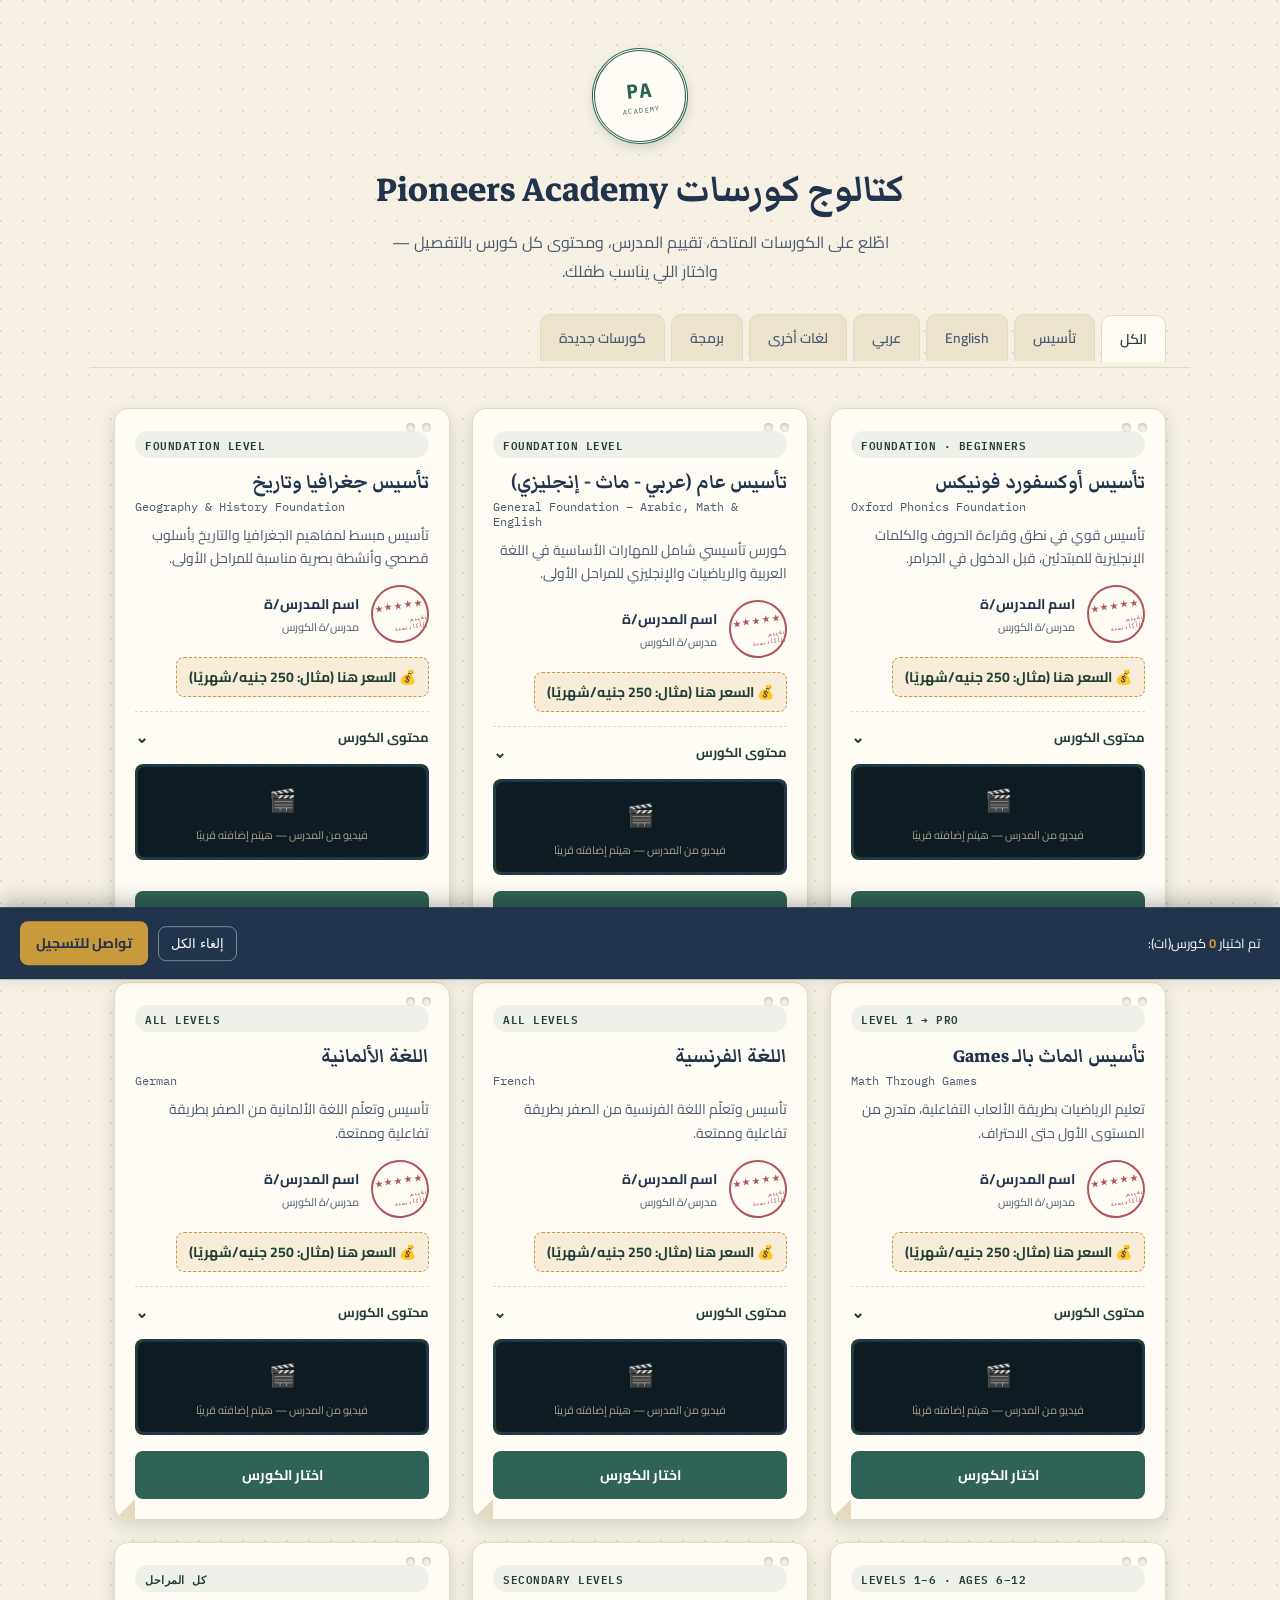
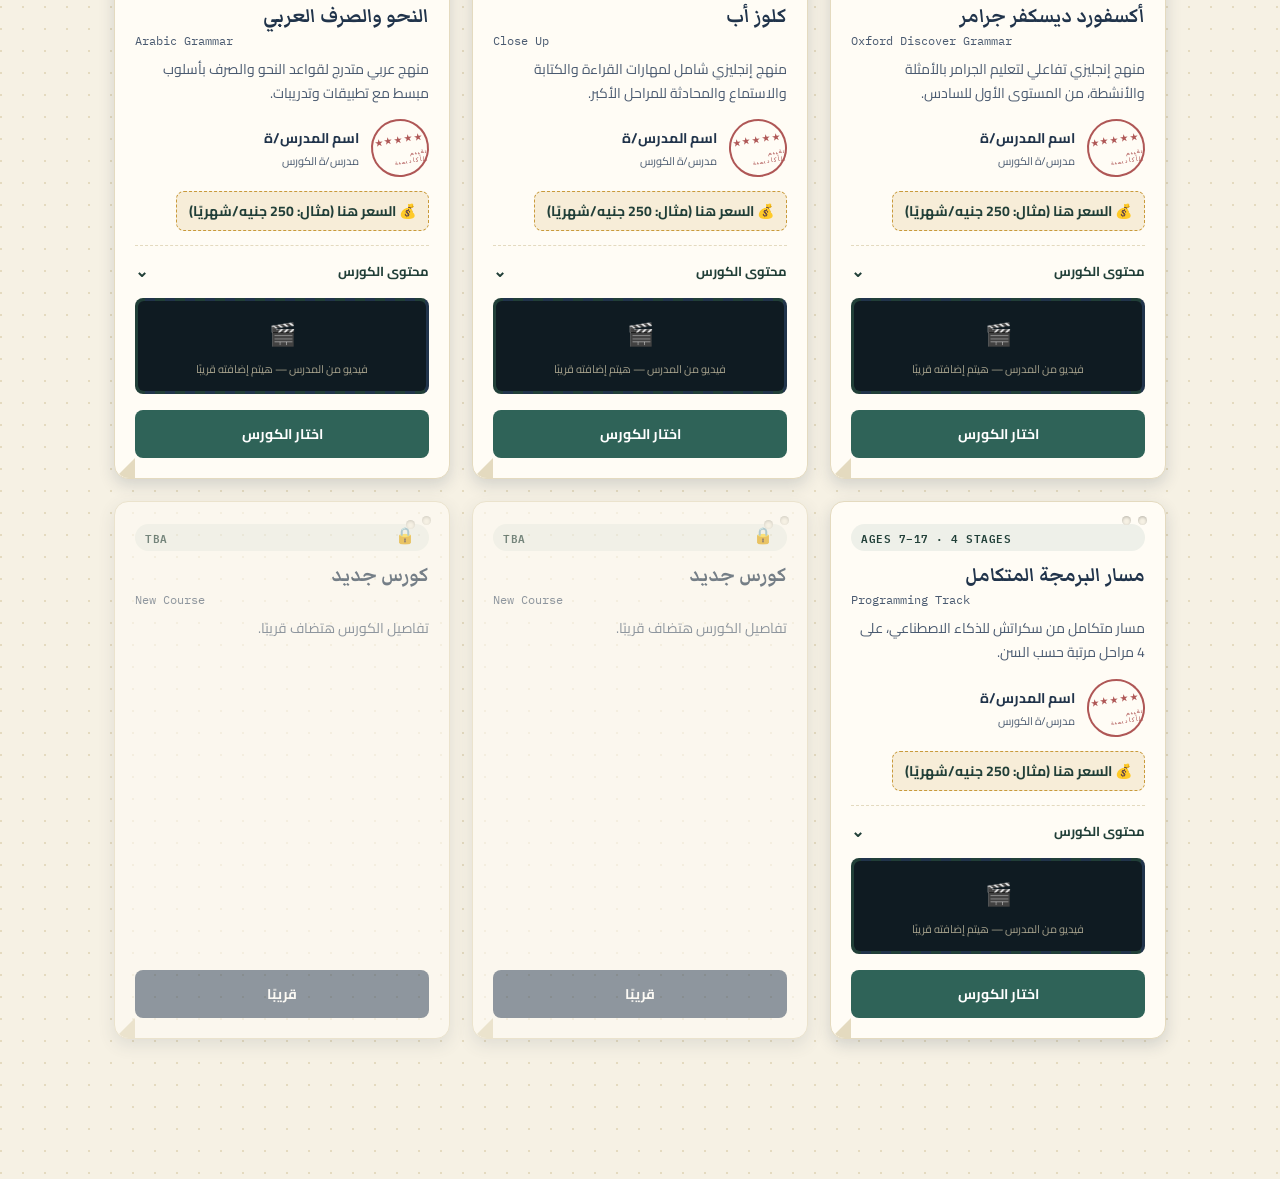
<file: index.html>
<!DOCTYPE html>
<html lang="ar" dir="rtl">
<head>
<meta charset="UTF-8">
<meta name="viewport" content="width=device-width, initial-scale=1.0">
<title>كتالوج الكورسات | Pioneers Academy</title>
<link rel="preconnect" href="https://fonts.googleapis.com">
<link rel="preconnect" href="https://fonts.gstatic.com" crossorigin>
<link href="https://fonts.googleapis.com/css2?family=Markazi+Text:wght@500;600;700&family=Cairo:wght@400;500;600;700;800&family=IBM+Plex+Mono:wght@500;600&display=swap" rel="stylesheet">
<style>
  /* ============================================================
     EDIT ZONE #1 — التوكنز (الألوان والخطوط)
     ============================================================ */
  :root{
    --paper:        #F6F1E4;
    --paper-line:   #E4DABF;
    --tab-inactive: #ECE3CC;
    --ink:          #21344B;
    --ink-soft:     #4A5A70;
    --teal:         #2F6358;
    --teal-dark:    #213F38;
    --gold:         #C99A3B;
    --stamp-red:    #A23B3B;
    --card:         #FFFCF5;
    --shadow:       rgba(33,52,75,0.16);
    --radius:       14px;
  }

  *{ box-sizing:border-box; }
  html{ scroll-behavior:smooth; }
  body{
    margin:0;
    background:var(--paper);
    color:var(--ink);
    font-family:'Cairo', sans-serif;
    background-image:
      radial-gradient(circle at 1px 1px, var(--paper-line) 1px, transparent 1px);
    background-size:22px 22px;
  }
  .ltr-label{ direction:ltr; unicode-bidi:isolate; font-family:'IBM Plex Mono', monospace; }

  /* ---------- Hero / غلاف الكتالوج ---------- */
  .hero{
    max-width:1100px; margin:0 auto; padding:48px 24px 28px;
    text-align:center; position:relative;
  }
  .seal{
    width:96px; height:96px; margin:0 auto 18px; border-radius:50%;
    border:3px double var(--teal); display:flex; flex-direction:column;
    align-items:center; justify-content:center; color:var(--teal);
    transform:rotate(-6deg); background:var(--card);
    box-shadow:0 4px 10px var(--shadow);
  }
  .seal strong{ font-family:'IBM Plex Mono',monospace; font-size:20px; letter-spacing:1px; }
  .seal span{ font-family:'IBM Plex Mono',monospace; font-size:7px; letter-spacing:1.5px; margin-top:2px; }
  .hero h1{
    font-family:'Markazi Text', serif; font-weight:700; font-size:clamp(30px,5vw,46px);
    margin:0 0 10px; color:var(--ink);
  }
  .hero p{
    font-size:16px; color:var(--ink-soft); max-width:520px; margin:0 auto; line-height:1.8;
  }

  /* ---------- Tabs (تبويبات الملف) ---------- */
  .tabs{
    max-width:1100px; margin:0 auto; padding:0 24px 6px;
    display:flex; gap:6px; overflow-x:auto;
  }
  .tab{
    font-family:'Cairo',sans-serif; font-weight:600; font-size:14px;
    background:var(--tab-inactive); color:var(--ink-soft);
    border:1px solid var(--paper-line); border-bottom:none;
    padding:10px 18px; border-radius:10px 10px 0 0; cursor:pointer;
    white-space:nowrap; transition:background .15s, color .15s, transform .15s;
  }
  .tab:hover{ transform:translateY(-2px); }
  .tab.active{ background:var(--card); color:var(--teal-dark); position:relative; top:1px; }
  .tab:focus-visible{ outline:3px solid var(--gold); outline-offset:2px; }

  /* ---------- Grid ---------- */
  .shelf{
    max-width:1100px; margin:0 auto; padding:18px 24px 140px;
    border-top:1px solid var(--paper-line);
  }
  .grid{
    display:grid; grid-template-columns:repeat(auto-fill,minmax(290px,1fr));
    gap:22px; padding-top:22px;
  }

  /* ---------- بطاقة الفهرسة (index card) ---------- */
  .card{
    background:var(--card); border-radius:var(--radius);
    box-shadow:0 6px 16px var(--shadow);
    position:relative; padding:22px 20px 20px;
    border:1px solid var(--paper-line);
    transition:transform .18s, box-shadow .18s;
    display:flex; flex-direction:column;
  }
  .card:hover{ transform:translateY(-4px); box-shadow:0 12px 24px var(--shadow); }
  .card::before, .card::after{ /* ثقوب الفهرسة */
    content:''; position:absolute; top:14px; width:9px; height:9px;
    border-radius:50%; background:var(--paper);
    box-shadow:inset 0 1px 3px rgba(0,0,0,.25);
  }
  .card::before{ right:18px; }
  .card::after{ right:34px; }
  .card .corner{ /* طية الزاوية */
    position:absolute; left:0; bottom:0; width:0; height:0;
    border-style:solid; border-width:0 0 20px 20px;
    border-color:transparent transparent var(--paper-line) transparent;
    border-radius:0 0 0 var(--radius);
  }
  .card .tag{
    display:inline-block; font-size:11px; font-weight:600; color:var(--teal-dark);
    background:rgba(47,99,88,.08); padding:4px 10px; border-radius:20px;
    margin-bottom:10px; letter-spacing:.5px;
  }
  .card h3{ font-family:'Markazi Text',serif; font-size:24px; margin:0 0 2px; color:var(--ink); }
  .card .title-en{ font-size:12px; color:var(--ink-soft); margin:0 0 10px; }
  .card p.desc{ font-size:14px; line-height:1.7; color:var(--ink-soft); margin:0 0 14px; flex-grow:0; }

  /* ختم تقييم المدرس */
  .teacher-row{ display:flex; align-items:center; gap:12px; margin-bottom:14px; }
  .stamp{
    flex-shrink:0; width:58px; height:58px; border-radius:50%;
    border:2px solid var(--stamp-red); color:var(--stamp-red);
    display:flex; flex-direction:column; align-items:center; justify-content:center;
    transform:rotate(-8deg); opacity:.85;
  }
  .stamp .stars{ font-size:10px; letter-spacing:1px; }
  .stamp .stamp-label{ font-size:6px; font-family:'IBM Plex Mono',monospace; letter-spacing:1px; margin-top:1px; }
  .teacher-info p{ margin:0; }
  .teacher-info .t-name{ font-weight:700; font-size:14px; color:var(--ink); }
  .teacher-info .t-role{ font-size:11px; color:var(--ink-soft); }

  .price-tag{
    display:inline-flex; align-items:center; gap:6px; font-weight:700; font-size:14px;
    color:var(--teal-dark); background:rgba(201,154,59,.15); border:1px dashed var(--gold);
    padding:6px 12px; border-radius:8px; margin-bottom:14px; align-self:flex-start;
  }

  /* أكورديون محتوى الكورس */
  details.content-acc{ border-top:1px dashed var(--paper-line); padding-top:10px; margin-bottom:12px; }
  details.content-acc summary{
    cursor:pointer; list-style:none; font-weight:700; font-size:13px;
    color:var(--teal-dark); display:flex; align-items:center; justify-content:space-between;
  }
  details.content-acc summary::-webkit-details-marker{ display:none; }
  details.content-acc summary::after{ content:'⌄'; font-size:16px; transition:transform .2s; }
  details.content-acc[open] summary::after{ transform:rotate(180deg); }
  details.content-acc ul{ margin:10px 0 0; padding-right:18px; font-size:13px; color:var(--ink-soft); line-height:1.9; }

  /* صندوق الفيديو */
  .video-box{
    background:repeating-linear-gradient(90deg, var(--teal-dark) 0 10px, var(--ink) 10px 20px);
    border-radius:8px; padding:3px; margin-bottom:16px;
  }
  .video-inner{
    background:#0F1B22; border-radius:6px; min-height:90px;
    display:flex; flex-direction:column; align-items:center; justify-content:center;
    color:#D9CFB0; gap:4px; padding:10px;
  }
  .video-inner .play{ font-size:22px; }
  .video-inner small{ font-size:11px; opacity:.75; text-align:center; }

  .select-btn{
    margin-top:auto; width:100%; padding:11px 0; border-radius:8px; border:none;
    background:var(--teal); color:#fff; font-family:'Cairo',sans-serif; font-weight:700;
    font-size:14px; cursor:pointer; transition:background .15s, transform .12s;
  }
  .select-btn:hover{ background:var(--teal-dark); }
  .select-btn:focus-visible{ outline:3px solid var(--gold); outline-offset:2px; }
  .select-btn.selected{ background:var(--stamp-red); }
  .select-btn.selected::before{ content:'✓ '; }

  /* بطاقة "قريبًا" */
  .card.soon{ opacity:.6; }
  .card.soon .select-btn{ background:var(--ink-soft); cursor:not-allowed; }
  .card.soon::after{ content:'🔒'; position:absolute; left:18px; top:18px; }

  .selected-stamp{
    position:absolute; top:14px; left:14px; background:var(--stamp-red); color:#fff;
    font-size:11px; font-weight:700; padding:4px 10px; border-radius:6px;
    transform:rotate(-6deg); animation:stamp-in .25s ease-out;
  }
  @keyframes stamp-in{ from{ transform:rotate(-6deg) scale(1.6); opacity:0; } to{ transform:rotate(-6deg) scale(1); opacity:1; } }

  /* شريط الاختيار السفلي */
  .bottom-bar{
    position:fixed; bottom:0; left:0; right:0; background:var(--ink);
    color:#fff; padding:14px 20px calc(14px + env(safe-area-inset-bottom));
    display:flex; align-items:center; justify-content:space-between; gap:14px;
    box-shadow:0 -6px 18px rgba(0,0,0,.25); transform:translateY(110%);
    transition:transform .25s ease-out; z-index:50; flex-wrap:wrap;
  }
  .bottom-bar.show{ transform:translateY(0); }
  .bottom-bar .info{ font-size:13px; line-height:1.6; }
  .bottom-bar .info b{ color:var(--gold); }
  .bottom-bar .actions{ display:flex; gap:10px; align-items:center; }
  .bottom-bar a.confirm{
    background:var(--gold); color:var(--ink); text-decoration:none; font-weight:700;
    font-size:14px; padding:9px 16px; border-radius:8px;
  }
  .bottom-bar button.clear{
    background:transparent; border:1px solid rgba(255,255,255,.4); color:#fff;
    border-radius:8px; padding:9px 12px; cursor:pointer; font-size:13px;
  }

  @media (max-width:480px){
    .hero{ padding:36px 18px 20px; }
    .bottom-bar{ flex-direction:column; align-items:flex-start; }
  }
  @media (prefers-reduced-motion:reduce){
    *{ transition:none !important; animation:none !important; scroll-behavior:auto !important; }
  }
</style>
</head>
<body>

<header class="hero">
  <div class="seal"><strong>PA</strong><span>ACADEMY</span></div>
  <h1>كتالوج كورسات Pioneers Academy</h1>
  <p>اطّلع على الكورسات المتاحة، تقييم المدرس، ومحتوى كل كورس بالتفصيل — واختار اللي يناسب طفلك.</p>
</header>

<nav class="tabs" id="tabs">
  <button class="tab active" data-filter="all">الكل</button>
  <button class="tab" data-filter="foundation">تأسيس</button>
  <button class="tab" data-filter="english">English</button>
  <button class="tab" data-filter="arabic">عربي</button>
  <button class="tab" data-filter="languages">لغات أخرى</button>
  <button class="tab" data-filter="programming">برمجة</button>
  <button class="tab" data-filter="new">كورسات جديدة</button>
</nav>

<main class="shelf">
  <div class="grid" id="grid"></div>
</main>

<div class="bottom-bar" id="bottomBar">
  <div class="info">تم اختيار <b id="countLabel">0</b> كورس(ات): <span id="namesLabel"></span></div>
  <div class="actions">
    <button class="clear" id="clearBtn">إلغاء الكل</button>
    <a class="confirm" id="confirmBtn" href="#" target="_blank" rel="noopener">تواصل للتسجيل</a>
  </div>
</div>

<script>
/* ============================================================
   EDIT ZONE #2 — بيانات الكورسات
   عدّلي هنا: اسم المدرس، التقييم (1-5)، محتوى الكورس، ورابط الفيديو
   لما يكون جاهز. اسيبي videoUrl فاضي لحد ما يكون عندك اللينك.
   ============================================================ */
const COURSES = [
  {
    id:'oxford-phonics', category:'foundation',
    titleAr:'تأسيس أوكسفورد فونيكس', titleEn:'Oxford Phonics Foundation',
    tag:'FOUNDATION · BEGINNERS',
    description:'تأسيس قوي في نطق وقراءة الحروف والكلمات الإنجليزية للمبتدئين، قبل الدخول في الجرامر.',
    teacher:'اسم المدرس/ة', rating:5, price:'السعر هنا (مثال: 250 جنيه/شهريًا)',
    syllabus:[
      'أصوات الحروف وربطها بالكلمات',
      'تمارين نطق وقراءة تدريجية',
      'أنشطة وألعاب صوتية',
      'تقييم قراءة بسيط لكل وحدة'
    ],
    videoUrl:''
  },
  {
    id:'general-foundation', category:'foundation',
    titleAr:'تأسيس عام (عربي - ماث - إنجليزي)', titleEn:'General Foundation – Arabic, Math & English',
    tag:'FOUNDATION LEVEL',
    description:'كورس تأسيسي شامل للمهارات الأساسية في اللغة العربية والرياضيات والإنجليزي للمراحل الأولى.',
    teacher:'اسم المدرس/ة', rating:5, price:'السعر هنا (مثال: 250 جنيه/شهريًا)',
    syllabus:[
      'تأسيس قراءة وكتابة عربي',
      'تأسيس أرقام وعمليات حسابية بسيطة',
      'تأسيس مفردات وجمل إنجليزي',
      'أنشطة مراجعة مدمجة بين المواد الثلاثة'
    ],
    videoUrl:''
  },
  {
    id:'geo-history-foundation', category:'foundation',
    titleAr:'تأسيس جغرافيا وتاريخ', titleEn:'Geography & History Foundation',
    tag:'FOUNDATION LEVEL',
    description:'تأسيس مبسط لمفاهيم الجغرافيا والتاريخ بأسلوب قصصي وأنشطة بصرية مناسبة للمراحل الأولى.',
    teacher:'اسم المدرس/ة', rating:5, price:'السعر هنا (مثال: 250 جنيه/شهريًا)',
    syllabus:[
      'مفاهيم جغرافية أساسية (خريطة، اتجاهات، بيئات)',
      'قصص وأحداث تاريخية مبسطة',
      'أنشطة وخرائط تفاعلية',
      'مراجعة ختامية لكل وحدة'
    ],
    videoUrl:''
  },
  {
    id:'math-games-foundation', category:'foundation',
    titleAr:'تأسيس الماث بالـ Games', titleEn:'Math Through Games',
    tag:'LEVEL 1 → PRO',
    description:'تعليم الرياضيات بطريقة الألعاب التفاعلية، متدرج من المستوى الأول حتى الاحتراف.',
    teacher:'اسم المدرس/ة', rating:5, price:'السعر هنا (مثال: 250 جنيه/شهريًا)',
    syllabus:[
      'المستوى 1: الأرقام والعد باللعب',
      'مستويات متوسطة: عمليات حسابية وأنماط',
      'مستويات متقدمة: مسائل ومنطق رياضي',
      'مستوى الاحتراف: تحديات وألعاب تنافسية'
    ],
    videoUrl:''
  },
  {
    id:'french', category:'languages',
    titleAr:'اللغة الفرنسية', titleEn:'French',
    tag:'ALL LEVELS',
    description:'تأسيس وتعلّم اللغة الفرنسية من الصفر بطريقة تفاعلية وممتعة.',
    teacher:'اسم المدرس/ة', rating:5, price:'السعر هنا (مثال: 250 جنيه/شهريًا)',
    syllabus:[
      'مفردات وجمل أساسية',
      'تمارين نطق ومحادثة',
      'قواعد مبسطة بالأمثلة',
      'أنشطة وألعاب تفاعلية'
    ],
    videoUrl:''
  },
  {
    id:'german', category:'languages',
    titleAr:'اللغة الألمانية', titleEn:'German',
    tag:'ALL LEVELS',
    description:'تأسيس وتعلّم اللغة الألمانية من الصفر بطريقة تفاعلية وممتعة.',
    teacher:'اسم المدرس/ة', rating:5, price:'السعر هنا (مثال: 250 جنيه/شهريًا)',
    syllabus:[
      'مفردات وجمل أساسية',
      'تمارين نطق ومحادثة',
      'قواعد مبسطة بالأمثلة',
      'أنشطة وألعاب تفاعلية'
    ],
    videoUrl:''
  },
  {
    id:'oxford-discover', category:'english',
    titleAr:'أكسفورد ديسكفر جرامر', titleEn:'Oxford Discover Grammar',
    tag:'LEVELS 1–6 · AGES 6–12',
    description:'منهج إنجليزي تفاعلي لتعليم الجرامر بالأمثلة والأنشطة، من المستوى الأول للسادس.',
    teacher:'اسم المدرس/ة', rating:5, price:'السعر هنا (مثال: 250 جنيه/شهريًا)',
    syllabus:[
      'شرح الدرس بالفيديو والصور',
      '8 أنواع تمارين تفاعلية لكل موديول',
      'تبويب فيديوهات تعليمية',
      '3 ألعاب: Memory Match، Drag & Sort، Speed Challenge',
      'كويز نهائي بنتيجة فورية'
    ],
    videoUrl:''
  },
  {
    id:'close-up', category:'english',
    titleAr:'كلوز أب', titleEn:'Close Up',
    tag:'SECONDARY LEVELS',
    description:'منهج إنجليزي شامل لمهارات القراءة والكتابة والاستماع والمحادثة للمراحل الأكبر.',
    teacher:'اسم المدرس/ة', rating:5, price:'السعر هنا (مثال: 250 جنيه/شهريًا)',
    syllabus:[
      'وحدات قراءة وكتابة متكاملة',
      'تمارين قواعد ومفردات',
      'أنشطة استماع ومحادثة',
      'تقييم في نهاية كل وحدة'
    ],
    videoUrl:''
  },
  {
    id:'arabic-grammar', category:'arabic',
    titleAr:'النحو والصرف العربي', titleEn:'Arabic Grammar',
    tag:'كل المراحل',
    description:'منهج عربي متدرج لقواعد النحو والصرف بأسلوب مبسط مع تطبيقات وتدريبات.',
    teacher:'اسم المدرس/ة', rating:5, price:'السعر هنا (مثال: 250 جنيه/شهريًا)',
    syllabus:[
      'شرح مبسط لقواعد النحو والصرف',
      'نصوص قرائية وتطبيقات',
      'تمارين تفاعلية متدرجة',
      'اختبارات تقييمية دورية'
    ],
    videoUrl:''
  },
  {
    id:'programming-track', category:'programming',
    titleAr:'مسار البرمجة المتكامل', titleEn:'Programming Track',
    tag:'AGES 7–17 · 4 STAGES',
    description:'مسار متكامل من سكراتش للذكاء الاصطناعي، على 4 مراحل مرتبة حسب السن.',
    teacher:'اسم المدرس/ة', rating:5, price:'السعر هنا (مثال: 250 جنيه/شهريًا)',
    syllabus:[
      'المرحلة 1: Scratch (7–9 سنوات)',
      'المرحلة 2: HTML / CSS / JS (9–12 سنة)',
      'المرحلة 3: Python (12–15 سنة)',
      'المرحلة 4: OOP / APIs / AI (15–17 سنة)',
      'دليل معلم كامل لكل مرحلة'
    ],
    videoUrl:''
  },
  { id:'coming-1', category:'new', comingSoon:true, titleAr:'كورس جديد', titleEn:'New Course', tag:'TBA',
    description:'تفاصيل الكورس هتضاف قريبًا.', teacher:'', rating:0, syllabus:[], videoUrl:'' },
  { id:'coming-2', category:'new', comingSoon:true, titleAr:'كورس جديد', titleEn:'New Course', tag:'TBA',
    description:'تفاصيل الكورس هتضاف قريبًا.', teacher:'', rating:0, syllabus:[], videoUrl:'' },
];

/* رقم الواتساب اللي هتتواصل عليه الأسرة بعد الاختيار — غيّريه برقمك */
const WHATSAPP_NUMBER = '201000000000';
/* ============================================================ */

const grid = document.getElementById('grid');
const selected = new Set();

function starsHtml(n){
  return '★'.repeat(n) + '☆'.repeat(5-n);
}

function renderCard(c){
  const div = document.createElement('div');
  div.className = 'card' + (c.comingSoon ? ' soon' : '');
  div.dataset.category = c.category;
  div.dataset.id = c.id;

  let teacherBlock = '';
  if(!c.comingSoon){
    teacherBlock = `
      <div class="teacher-row">
        <div class="stamp">
          <div class="stars">${starsHtml(c.rating)}</div>
          <div class="stamp-label">تقييم الأكاديمية</div>
        </div>
        <div class="teacher-info">
          <p class="t-name">${c.teacher}</p>
          <p class="t-role">مدرس/ة الكورس</p>
        </div>
      </div>`;
  }

  let priceBlock = '';
  if(!c.comingSoon && c.price){
    priceBlock = `<span class="price-tag">💰 ${c.price}</span>`;
  }

  let accordion = '';
  if(!c.comingSoon && c.syllabus.length){
    accordion = `
      <details class="content-acc">
        <summary>محتوى الكورس</summary>
        <ul>${c.syllabus.map(s=>`<li>${s}</li>`).join('')}</ul>
      </details>`;
  }

  let videoBlock = '';
  if(!c.comingSoon){
    videoBlock = c.videoUrl
      ? `<div class="video-box"><div class="video-inner"><iframe style="width:100%;height:140px;border:0;border-radius:4px" src="${c.videoUrl}" allowfullscreen></iframe></div></div>`
      : `<div class="video-box"><div class="video-inner"><div class="play">🎬</div><small>فيديو من المدرس — هيتم إضافته قريبًا</small></div></div>`;
  }

  div.innerHTML = `
    <div class="corner"></div>
    <span class="tag ltr-label">${c.tag}</span>
    <h3>${c.titleAr}</h3>
    <p class="title-en ltr-label">${c.titleEn}</p>
    <p class="desc">${c.description}</p>
    ${teacherBlock}
    ${priceBlock}
    ${accordion}
    ${videoBlock}
    <button class="select-btn" ${c.comingSoon?'disabled':''}>${c.comingSoon?'قريبًا':'اختار الكورس'}</button>
  `;

  if(!c.comingSoon){
    const btn = div.querySelector('.select-btn');
    btn.addEventListener('click', ()=> toggleSelect(c, div, btn));
  }
  return div;
}

function toggleSelect(c, cardEl, btn){
  if(selected.has(c.id)){
    selected.delete(c.id);
    btn.classList.remove('selected');
    btn.textContent = 'اختار الكورس';
    const stamp = cardEl.querySelector('.selected-stamp');
    if(stamp) stamp.remove();
  } else {
    selected.add(c.id);
    btn.classList.add('selected');
    btn.textContent = 'تم الاختيار';
    const stamp = document.createElement('div');
    stamp.className = 'selected-stamp';
    stamp.textContent = '✓ مُختار';
    cardEl.appendChild(stamp);
  }
  updateBottomBar();
}

function updateBottomBar(){
  const bar = document.getElementById('bottomBar');
  const names = [...selected].map(id => COURSES.find(c=>c.id===id).titleAr);
  document.getElementById('countLabel').textContent = names.length;
  document.getElementById('namesLabel').textContent = names.join('، ');
  const confirmBtn = document.getElementById('confirmBtn');
  const msg = encodeURIComponent('عايز/ة أسجل في الكورسات التالية: ' + names.join('، '));
  confirmBtn.href = `https://wa.me/${WHATSAPP_NUMBER}?text=${msg}`;
  bar.classList.toggle('show', names.length > 0);
}

document.getElementById('clearBtn').addEventListener('click', ()=>{
  selected.clear();
  document.querySelectorAll('.select-btn.selected').forEach(b=>{
    b.classList.remove('selected'); b.textContent='اختار الكورس';
  });
  document.querySelectorAll('.selected-stamp').forEach(s=>s.remove());
  updateBottomBar();
});

COURSES.forEach(c => grid.appendChild(renderCard(c)));

document.querySelectorAll('.tab').forEach(tab=>{
  tab.addEventListener('click', ()=>{
    document.querySelectorAll('.tab').forEach(t=>t.classList.remove('active'));
    tab.classList.add('active');
    const f = tab.dataset.filter;
    document.querySelectorAll('.card').forEach(card=>{
      card.style.display = (f==='all' || card.dataset.category===f) ? '' : 'none';
    });
  });
});
</script>
</body>
</html>
</file>
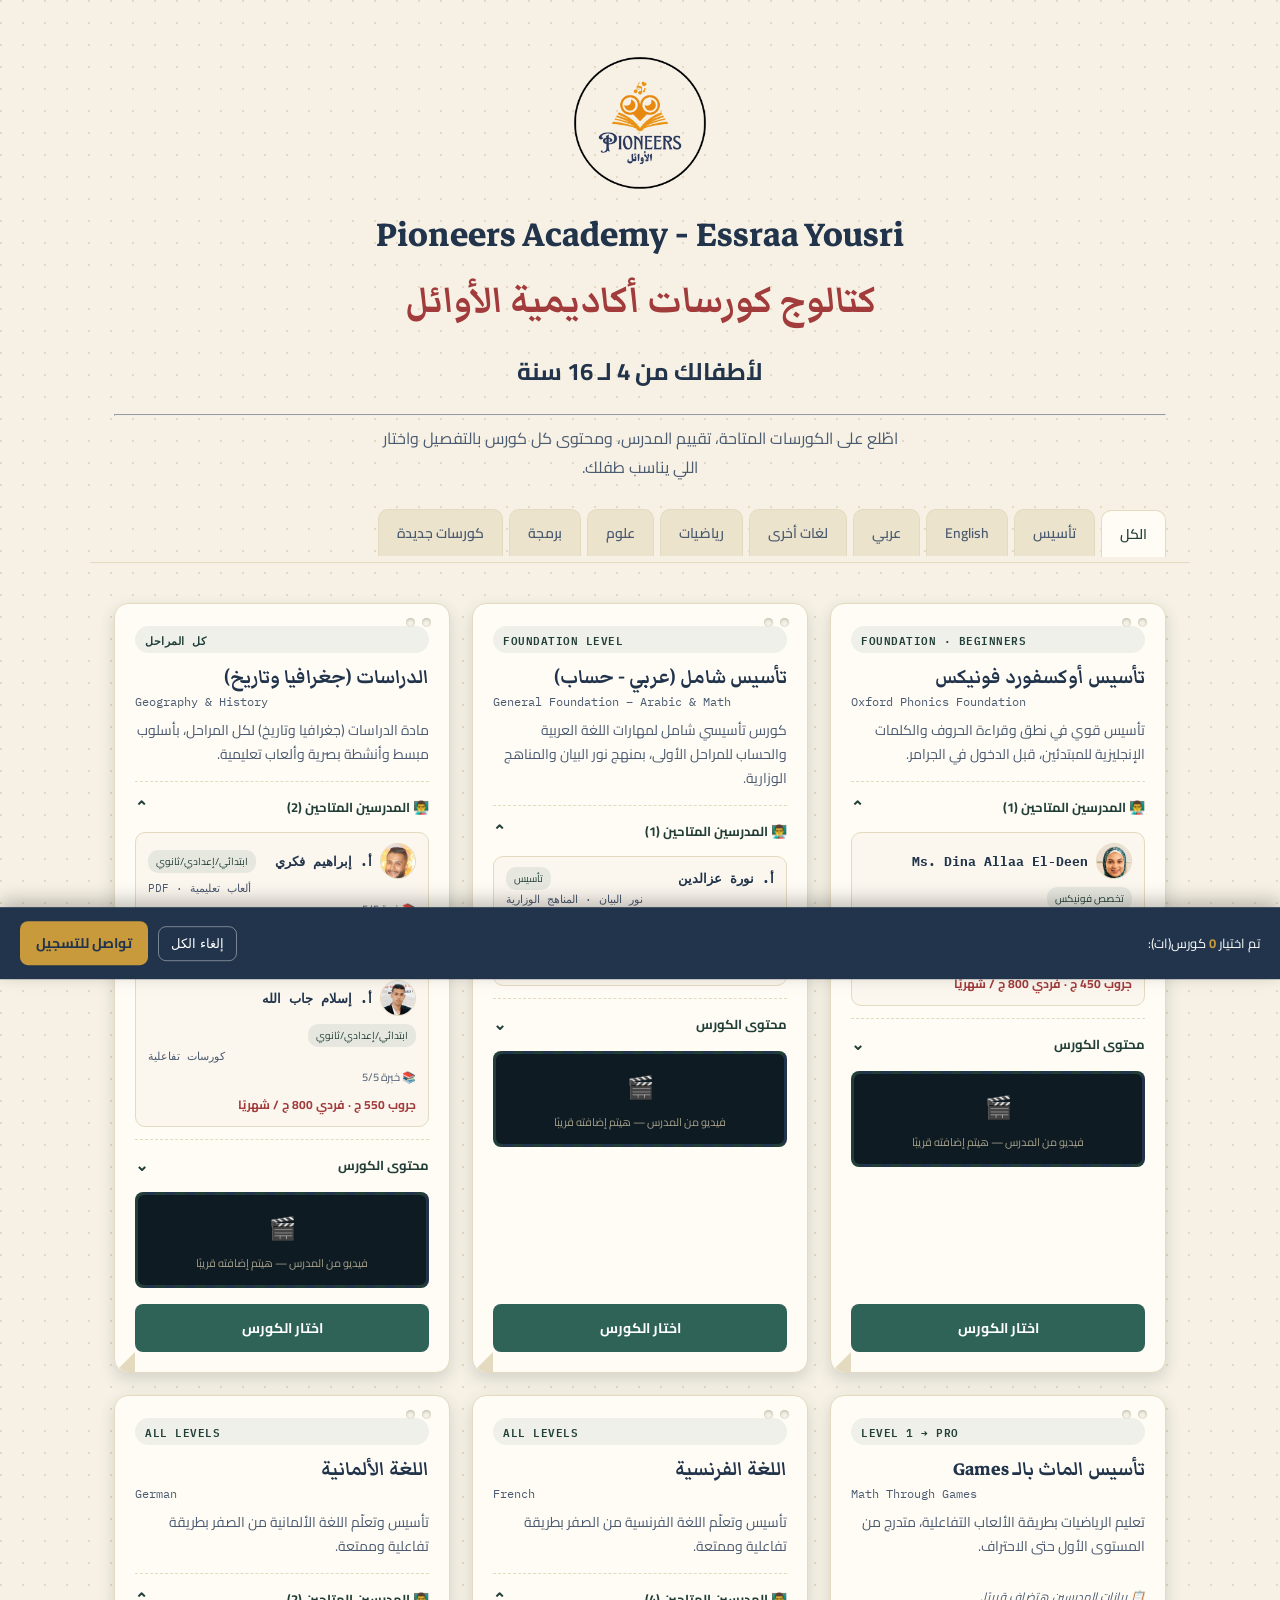
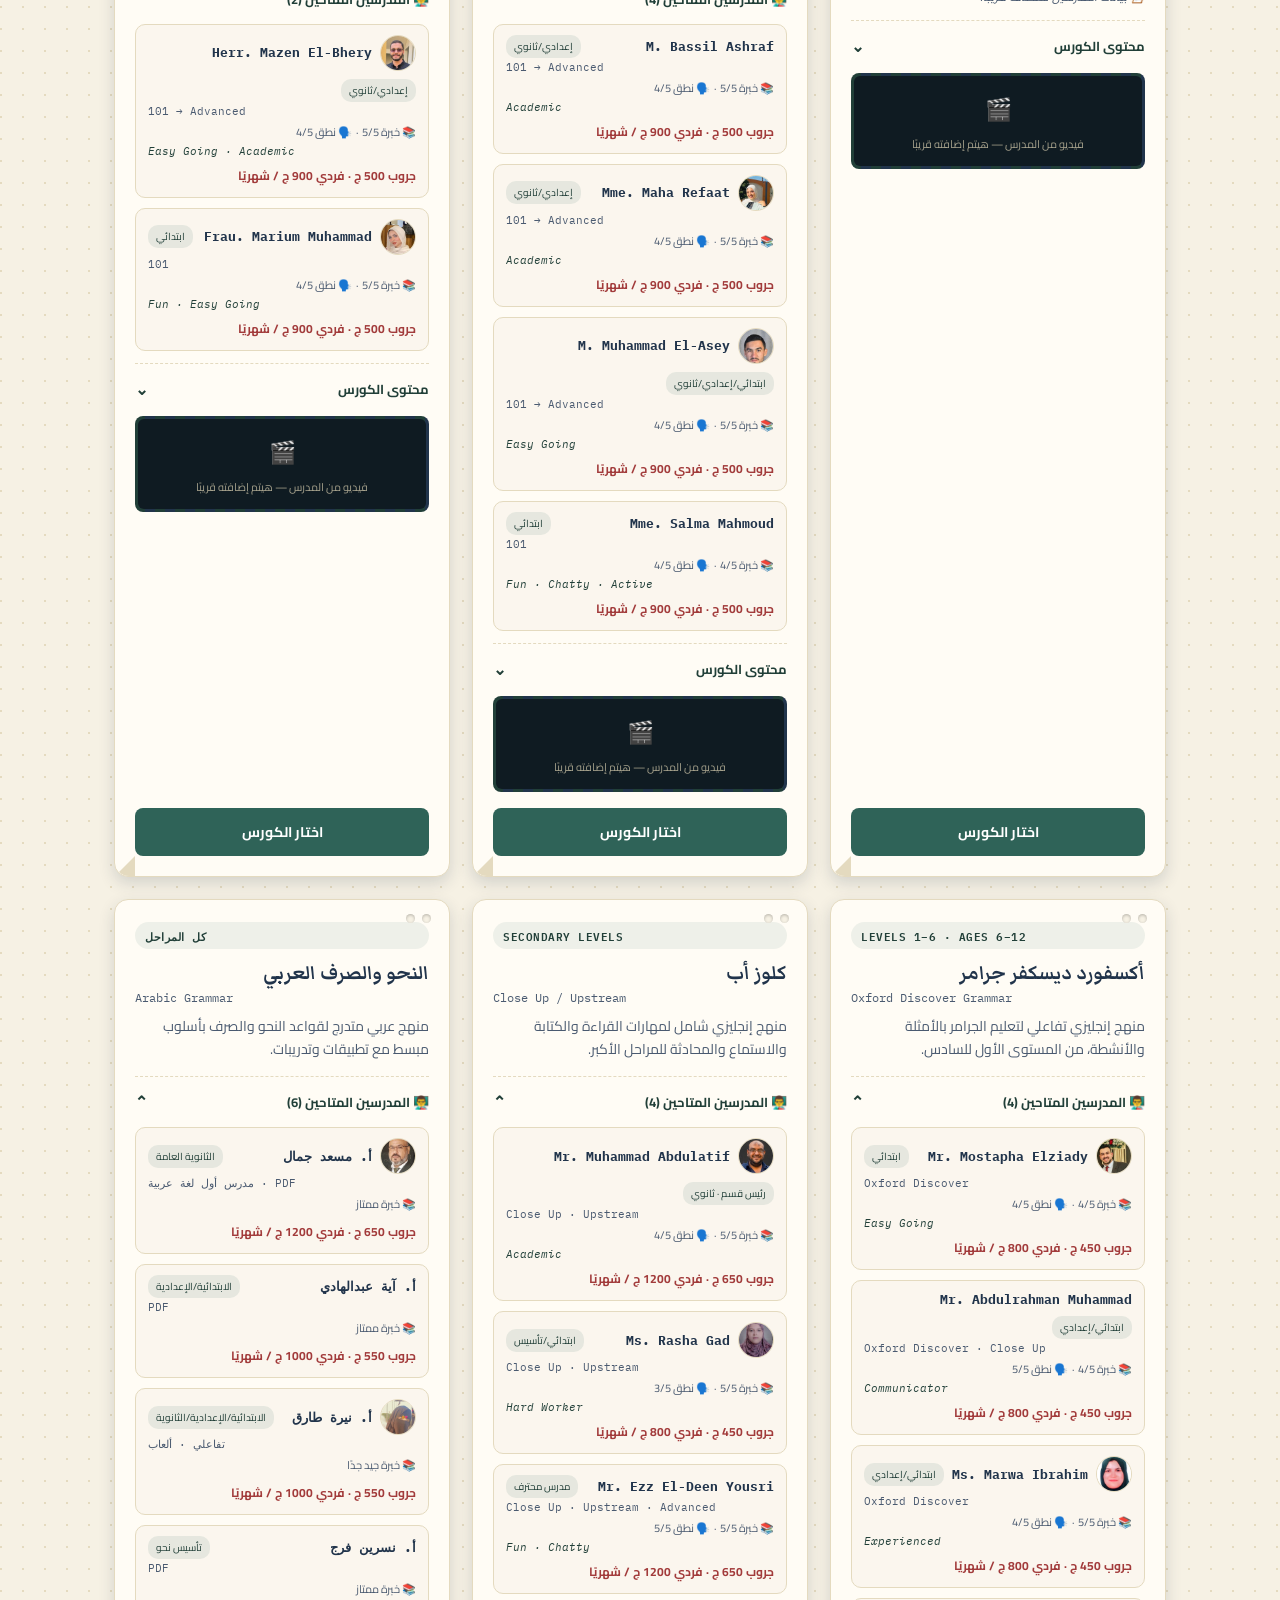
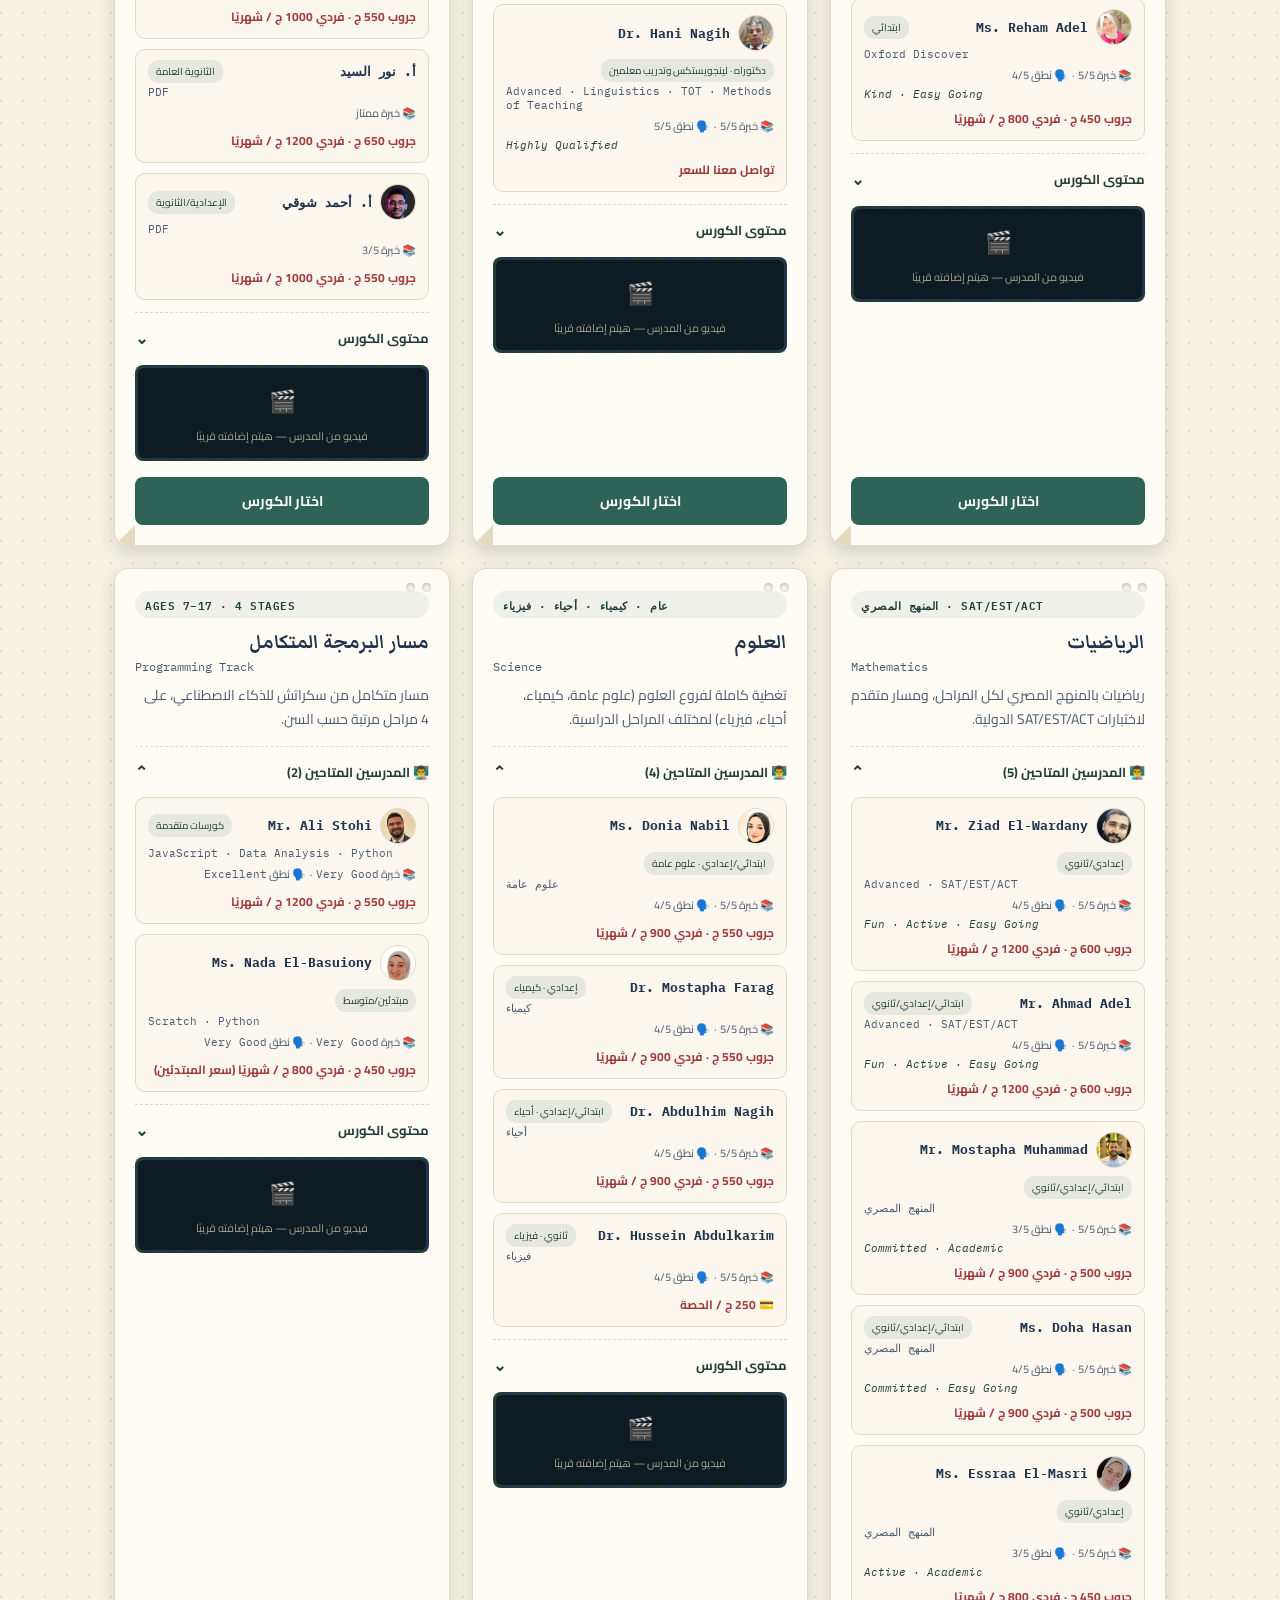
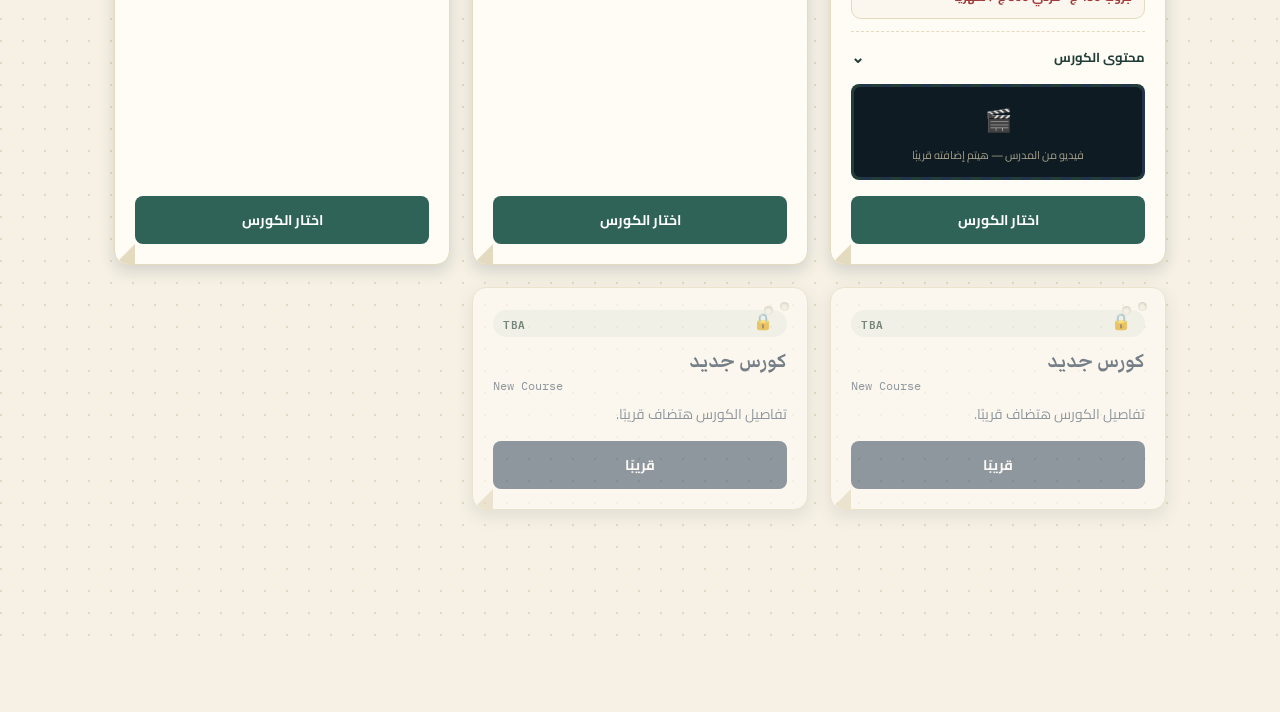
<file: courses-catalog-1.html>
<!DOCTYPE html>
<html lang="ar" dir="rtl">

<head>
  <meta charset="UTF-8">
  <meta name="viewport" content="width=device-width, initial-scale=1.0">
  <title>كتالوج الكورسات | Pioneers Academy</title>
  <link rel="preconnect" href="https://fonts.googleapis.com">
  <link rel="preconnect" href="https://fonts.gstatic.com" crossorigin>
  <link
    href="https://fonts.googleapis.com/css2?family=Markazi+Text:wght@500;600;700&family=Cairo:wght@400;500;600;700;800&family=IBM+Plex+Mono:wght@500;600&display=swap"
    rel="stylesheet">
  <style>
    /* ============================================================
     EDIT ZONE #1 — التوكنز (الألوان والخطوط)
     ============================================================ */
    :root {
      --paper: #F6F1E4;
      --paper-line: #E4DABF;
      --tab-inactive: #ECE3CC;
      --ink: #21344B;
      --ink-soft: #4A5A70;
      --teal: #2F6358;
      --teal-dark: #213F38;
      --gold: #C99A3B;
      --stamp-red: #A23B3B;
      --card: #FFFCF5;
      --shadow: rgba(33, 52, 75, 0.16);
      --radius: 14px;
    }

    * {
      box-sizing: border-box;
    }

    html {
      scroll-behavior: smooth;
    }

    body {
      margin: 0;
      background: var(--paper);
      color: var(--ink);
      font-family: 'Cairo', sans-serif;
      background-image:
        radial-gradient(circle at 1px 1px, var(--paper-line) 1px, transparent 1px);
      background-size: 22px 22px;
    }

    .ltr-label {
      direction: ltr;
      unicode-bidi: isolate;
      font-family: 'IBM Plex Mono', monospace;
    }

    /* ---------- Hero / غلاف الكتالوج ---------- */
    .hero {
      max-width: 1100px;
      margin: 0 auto;
      padding: 48px 24px 28px;
      text-align: center;
      position: relative;
    }

    .seal {
      width: 96px;
      height: 96px;
      margin: 0 auto 18px;
      border-radius: 50%;
      border: 3px double var(--teal);
      display: flex;
      flex-direction: column;
      align-items: center;
      justify-content: center;
      color: var(--teal);
      transform: rotate(-6deg);
      background: var(--card);
      box-shadow: 0 4px 10px var(--shadow);
    }

    .seal strong {
      font-family: 'IBM Plex Mono', monospace;
      font-size: 20px;
      letter-spacing: 1px;
    }

    .seal span {
      font-family: 'IBM Plex Mono', monospace;
      font-size: 7px;
      letter-spacing: 1.5px;
      margin-top: 2px;
    }

    .hero h1 {
      font-family: 'Markazi Text', serif;
      font-weight: 700;
      font-size: clamp(30px, 5vw, 46px);
      margin: 0 0 10px;
      color: var(--ink);
    }

    .hero p {
      font-size: 16px;
      color: var(--ink-soft);
      max-width: 520px;
      margin: 0 auto;
      line-height: 1.8;
    }

    /* ---------- Tabs (تبويبات الملف) ---------- */
    .tabs {
      max-width: 1100px;
      margin: 0 auto;
      padding: 0 24px 6px;
      display: flex;
      gap: 6px;
      overflow-x: auto;
    }

    .tab {
      font-family: 'Cairo', sans-serif;
      font-weight: 600;
      font-size: 14px;
      background: var(--tab-inactive);
      color: var(--ink-soft);
      border: 1px solid var(--paper-line);
      border-bottom: none;
      padding: 10px 18px;
      border-radius: 10px 10px 0 0;
      cursor: pointer;
      white-space: nowrap;
      transition: background .15s, color .15s, transform .15s;
    }

    .tab:hover {
      transform: translateY(-2px);
    }

    .tab.active {
      background: var(--card);
      color: var(--teal-dark);
      position: relative;
      top: 1px;
    }

    .tab:focus-visible {
      outline: 3px solid var(--gold);
      outline-offset: 2px;
    }

    /* ---------- Grid ---------- */
    .shelf {
      max-width: 1100px;
      margin: 0 auto;
      padding: 18px 24px 140px;
      border-top: 1px solid var(--paper-line);
    }

    .grid {
      display: grid;
      grid-template-columns: repeat(auto-fill, minmax(290px, 1fr));
      gap: 22px;
      padding-top: 22px;
    }

    /* ---------- بطاقة الفهرسة (index card) ---------- */
    .card {
      background: var(--card);
      border-radius: var(--radius);
      box-shadow: 0 6px 16px var(--shadow);
      position: relative;
      padding: 22px 20px 20px;
      border: 1px solid var(--paper-line);
      transition: transform .18s, box-shadow .18s;
      display: flex;
      flex-direction: column;
    }

    .card:hover {
      transform: translateY(-4px);
      box-shadow: 0 12px 24px var(--shadow);
    }

    .card::before,
    .card::after {
      /* ثقوب الفهرسة */
      content: '';
      position: absolute;
      top: 14px;
      width: 9px;
      height: 9px;
      border-radius: 50%;
      background: var(--paper);
      box-shadow: inset 0 1px 3px rgba(0, 0, 0, .25);
    }

    .card::before {
      right: 18px;
    }

    .card::after {
      right: 34px;
    }

    .card .corner {
      /* طية الزاوية */
      position: absolute;
      left: 0;
      bottom: 0;
      width: 0;
      height: 0;
      border-style: solid;
      border-width: 0 0 20px 20px;
      border-color: transparent transparent var(--paper-line) transparent;
      border-radius: 0 0 0 var(--radius);
    }

    .card .tag {
      display: inline-block;
      font-size: 11px;
      font-weight: 600;
      color: var(--teal-dark);
      background: rgba(47, 99, 88, .08);
      padding: 4px 10px;
      border-radius: 20px;
      margin-bottom: 10px;
      letter-spacing: .5px;
    }

    .card h3 {
      font-family: 'Markazi Text', serif;
      font-size: 24px;
      margin: 0 0 2px;
      color: var(--ink);
    }

    .card .title-en {
      font-size: 12px;
      color: var(--ink-soft);
      margin: 0 0 10px;
    }

    .card p.desc {
      font-size: 14px;
      line-height: 1.7;
      color: var(--ink-soft);
      margin: 0 0 14px;
      flex-grow: 0;
    }

    /* قائمة المدرسين المتاحين لكل كورس */
    .teacher-list {
      display: flex;
      flex-direction: column;
      gap: 10px;
      margin-top: 10px;
    }

    .teacher-mini {
      border: 1px solid var(--paper-line);
      border-radius: 10px;
      padding: 10px 12px;
      background: rgba(247, 242, 231, .5);
    }

    .tm-top {
      display: flex;
      align-items: center;
      justify-content: space-between;
      gap: 8px;
      flex-wrap: wrap;
    }

    .tm-id {
      display: flex;
      align-items: center;
      gap: 8px;
    }

    .tm-avatar {
      width: 36px;
      height: 36px;
      border-radius: 50%;
      object-fit: cover;
      flex-shrink: 0;
      border: 1.5px solid var(--paper-line);
    }

    .tm-name {
      font-weight: 700;
      font-size: 13px;
      color: var(--ink);
    }

    .tm-stage {
      font-size: 10px;
      background: rgba(47, 99, 88, .1);
      color: var(--teal-dark);
      padding: 2px 8px;
      border-radius: 10px;
      white-space: nowrap;
    }

    .tm-curriculum {
      font-size: 11px;
      color: var(--ink-soft);
      margin-top: 2px;
    }

    .tm-ratings {
      font-size: 11px;
      color: var(--ink-soft);
      margin-top: 4px;
    }

    .tm-quality {
      font-size: 11px;
      color: var(--teal-dark);
      font-style: italic;
      margin-top: 2px;
    }

    .tm-price {
      font-size: 12px;
      font-weight: 700;
      color: var(--stamp-red);
      margin-top: 6px;
    }

    .no-teacher-note {
      font-size: 12px;
      color: var(--ink-soft);
      font-style: italic;
      margin-bottom: 12px;
    }

    /* أكورديون محتوى الكورس */
    details.content-acc {
      border-top: 1px dashed var(--paper-line);
      padding-top: 10px;
      margin-bottom: 12px;
    }

    details.content-acc summary {
      cursor: pointer;
      list-style: none;
      font-weight: 700;
      font-size: 13px;
      color: var(--teal-dark);
      display: flex;
      align-items: center;
      justify-content: space-between;
    }

    details.content-acc summary::-webkit-details-marker {
      display: none;
    }

    details.content-acc summary::after {
      content: '⌄';
      font-size: 16px;
      transition: transform .2s;
    }

    details.content-acc[open] summary::after {
      transform: rotate(180deg);
    }

    details.content-acc ul {
      margin: 10px 0 0;
      padding-right: 18px;
      font-size: 13px;
      color: var(--ink-soft);
      line-height: 1.9;
    }

    /* صندوق الفيديو */
    .video-box {
      background: repeating-linear-gradient(90deg, var(--teal-dark) 0 10px, var(--ink) 10px 20px);
      border-radius: 8px;
      padding: 3px;
      margin-bottom: 16px;
    }

    .video-inner {
      background: #0F1B22;
      border-radius: 6px;
      min-height: 90px;
      display: flex;
      flex-direction: column;
      align-items: center;
      justify-content: center;
      color: #D9CFB0;
      gap: 4px;
      padding: 10px;
    }

    .video-inner .play {
      font-size: 22px;
    }

    .video-inner small {
      font-size: 11px;
      opacity: .75;
      text-align: center;
    }

    .select-btn {
      margin-top: auto;
      width: 100%;
      padding: 11px 0;
      border-radius: 8px;
      border: none;
      background: var(--teal);
      color: #fff;
      font-family: 'Cairo', sans-serif;
      font-weight: 700;
      font-size: 14px;
      cursor: pointer;
      transition: background .15s, transform .12s;
    }

    .select-btn:hover {
      background: var(--teal-dark);
    }

    .select-btn:focus-visible {
      outline: 3px solid var(--gold);
      outline-offset: 2px;
    }

    .select-btn.selected {
      background: var(--stamp-red);
    }

    .select-btn.selected::before {
      content: '✓ ';
    }

    /* بطاقة "قريبًا" */
    .card.soon {
      opacity: .6;
    }

    .card.soon .select-btn {
      background: var(--ink-soft);
      cursor: not-allowed;
    }

    .card.soon::after {
      content: '🔒';
      position: absolute;
      left: 18px;
      top: 18px;
    }

    .selected-stamp {
      position: absolute;
      top: 14px;
      left: 14px;
      background: var(--stamp-red);
      color: #fff;
      font-size: 11px;
      font-weight: 700;
      padding: 4px 10px;
      border-radius: 6px;
      transform: rotate(-6deg);
      animation: stamp-in .25s ease-out;
    }

    @keyframes stamp-in {
      from {
        transform: rotate(-6deg) scale(1.6);
        opacity: 0;
      }

      to {
        transform: rotate(-6deg) scale(1);
        opacity: 1;
      }
    }

    /* شريط الاختيار السفلي */
    .bottom-bar {
      position: fixed;
      bottom: 0;
      left: 0;
      right: 0;
      background: var(--ink);
      color: #fff;
      padding: 14px 20px calc(14px + env(safe-area-inset-bottom));
      display: flex;
      align-items: center;
      justify-content: space-between;
      gap: 14px;
      box-shadow: 0 -6px 18px rgba(0, 0, 0, .25);
      transform: translateY(110%);
      transition: transform .25s ease-out;
      z-index: 50;
      flex-wrap: wrap;
    }

    .bottom-bar.show {
      transform: translateY(0);
    }

    .bottom-bar .info {
      font-size: 13px;
      line-height: 1.6;
    }

    .bottom-bar .info b {
      color: var(--gold);
    }

    .bottom-bar .actions {
      display: flex;
      gap: 10px;
      align-items: center;
    }

    .bottom-bar a.confirm {
      background: var(--gold);
      color: var(--ink);
      text-decoration: none;
      font-weight: 700;
      font-size: 14px;
      padding: 9px 16px;
      border-radius: 8px;
    }

    .bottom-bar button.clear {
      background: transparent;
      border: 1px solid rgba(255, 255, 255, .4);
      color: #fff;
      border-radius: 8px;
      padding: 9px 12px;
      cursor: pointer;
      font-size: 13px;
    }

    @media (max-width:480px) {
      .hero {
        padding: 36px 18px 20px;
      }

      .bottom-bar {
        flex-direction: column;
        align-items: flex-start;
      }
    }

    @media (prefers-reduced-motion:reduce) {
      * {
        transition: none !important;
        animation: none !important;
        scroll-behavior: auto !important;
      }
    }
  </style>
</head>

<body>
  <header class="hero">
    <!-- <div class="seal"><strong>Pioneers</strong><span>ACADEMY</span></div> -->
    <img src="Icon round-2.png" alt="Pioneers Academy" class="logo" width="150">
    <h1> Pioneers Academy - Essraa Yousri</h1>
    <h1 class="subtitle" style="color:var(--stamp-red);">كتالوج كورسات أكاديمية الأوائل</h1>
    <h2 class="subtitle">لأطفالك من 4 لـ 16 سنة</h2>
    <hr>
    <p>اطّلع على الكورسات المتاحة، تقييم المدرس، ومحتوى كل كورس بالتفصيل واختار اللي يناسب طفلك.</p>
  </header>

  <nav class="tabs" id="tabs">
    <button class="tab active" data-filter="all">الكل</button>
    <button class="tab" data-filter="foundation">تأسيس</button>
    <button class="tab" data-filter="english">English</button>
    <button class="tab" data-filter="arabic">عربي</button>
    <button class="tab" data-filter="languages">لغات أخرى</button>
    <button class="tab" data-filter="math">رياضيات</button>
    <button class="tab" data-filter="science">علوم</button>
    <button class="tab" data-filter="programming">برمجة</button>
    <button class="tab" data-filter="new">كورسات جديدة</button>
  </nav>

  <main class="shelf">
    <div class="grid" id="grid"></div>
  </main>

  <div class="bottom-bar" id="bottomBar">
    <div class="info">تم اختيار <b id="countLabel">0</b> كورس(ات): <span id="namesLabel"></span></div>
    <div class="actions">
      <button class="clear" id="clearBtn">إلغاء الكل</button>
      <a class="confirm" id="confirmBtn" href="#" target="_blank" rel="noopener">تواصل للتسجيل</a>
    </div>
  </div>

  <script>
    /* ============================================================
       EDIT ZONE #2 — بيانات الكورسات
       عدّلي هنا: اسم المدرس، التقييم (1-5)، محتوى الكورس، ورابط الفيديو
       لما يكون جاهز. اسيبي videoUrl فاضي لحد ما يكون عندك اللينك.
       ============================================================ */
    const COURSES = [
      {
        id: 'oxford-phonics', category: 'foundation',
        titleAr: 'تأسيس أوكسفورد فونيكس', titleEn: 'Oxford Phonics Foundation',
        tag: 'FOUNDATION · BEGINNERS',
        description: 'تأسيس قوي في نطق وقراءة الحروف والكلمات الإنجليزية للمبتدئين، قبل الدخول في الجرامر.',
        teachers: [
          { name: 'Ms. Dina Allaa El-Deen', stage: 'تخصص فونيكس', academic: 5, pronunciation: 5, curriculum: 'Oxford Phonics', priceLabel: 'جروب 450 ج · فردي 800 ج / شهريًا', quality: 'Kind · Easy Going', photo: '[data-uri]' }
        ],
        syllabus: [
          'أصوات الحروف وربطها بالكلمات',
          'تمارين نطق وقراءة تدريجية',
          'أنشطة وألعاب صوتية',
          'تقييم قراءة بسيط لكل وحدة'
        ],
        videoUrl: ''
      },
      {
        id: 'general-foundation', category: 'foundation',
        titleAr: 'تأسيس شامل (عربي - حساب)', titleEn: 'General Foundation – Arabic & Math',
        tag: 'FOUNDATION LEVEL',
        description: 'كورس تأسيسي شامل لمهارات اللغة العربية والحساب للمراحل الأولى، بمنهج نور البيان والمناهج الوزارية.',
        teachers: [
          { name: 'أ. نورة عزالدين', stage: 'تأسيس', academic: 5, pronunciation: 5, curriculum: 'نور البيان · المناهج الوزارية', priceLabel: 'جروب 400 ج · فردي 800 ج / شهريًا', quality: 'خبرة نفسية بالأطفال · تبسيط المعلومة' }
        ],
        syllabus: [
          'تأسيس قراءة وكتابة عربي',
          'تأسيس أرقام وعمليات حسابية بسيطة',
          'أنشطة وألعاب تفاعلية',
          'مراجعة مدمجة بين المادتين'
        ],
        videoUrl: ''
      },
      {
        id: 'geo-history-foundation', category: 'foundation',
        titleAr: 'الدراسات (جغرافيا وتاريخ)', titleEn: 'Geography & History',
        tag: 'كل المراحل',
        description: 'مادة الدراسات (جغرافيا وتاريخ) لكل المراحل، بأسلوب مبسط وأنشطة بصرية وألعاب تعليمية.',
        teachers: [
          { name: 'أ. إبراهيم فكري', stage: 'ابتدائي/إعدادي/ثانوي', academic: 5, curriculum: 'PDF · ألعاب تعليمية', priceLabel: 'جروب 550 ج · فردي 800 ج / شهريًا', photo: '[data-uri]' },
          { name: 'أ. إسلام جاب الله', stage: 'ابتدائي/إعدادي/ثانوي', academic: 5, curriculum: 'كورسات تفاعلية', priceLabel: 'جروب 550 ج · فردي 800 ج / شهريًا', photo: '[data-uri]' }
        ],
        syllabus: [
          'مفاهيم جغرافية أساسية (خريطة، اتجاهات، بيئات)',
          'قصص وأحداث تاريخية مبسطة',
          'أنشطة وخرائط تفاعلية',
          'مراجعة ختامية لكل وحدة'
        ],
        videoUrl: ''
      },
      {
        id: 'math-games-foundation', category: 'foundation',
        titleAr: 'تأسيس الماث بالـ Games', titleEn: 'Math Through Games',
        tag: 'LEVEL 1 → PRO',
        description: 'تعليم الرياضيات بطريقة الألعاب التفاعلية، متدرج من المستوى الأول حتى الاحتراف.',
        teachers: [],
        syllabus: [
          'المستوى 1: الأرقام والعد باللعب',
          'مستويات متوسطة: عمليات حسابية وأنماط',
          'مستويات متقدمة: مسائل ومنطق رياضي',
          'مستوى الاحتراف: تحديات وألعاب تنافسية'
        ],
        videoUrl: ''
      },
      {
        id: 'french', category: 'languages',
        titleAr: 'اللغة الفرنسية', titleEn: 'French',
        tag: 'ALL LEVELS',
        description: 'تأسيس وتعلّم اللغة الفرنسية من الصفر بطريقة تفاعلية وممتعة.',
        teachers: [
          { name: 'M. Bassil Ashraf', stage: 'إعدادي/ثانوي', academic: 5, pronunciation: 4, curriculum: '101 → Advanced', priceLabel: 'جروب 500 ج · فردي 900 ج / شهريًا', quality: 'Academic' },
          { name: 'Mme. Maha Refaat', stage: 'إعدادي/ثانوي', academic: 5, pronunciation: 4, curriculum: '101 → Advanced', priceLabel: 'جروب 500 ج · فردي 900 ج / شهريًا', quality: 'Academic', photo: '[data-uri]' },
          { name: 'M. Muhammad El-Asey', stage: 'ابتدائي/إعدادي/ثانوي', academic: 5, pronunciation: 4, curriculum: '101 → Advanced', priceLabel: 'جروب 500 ج · فردي 900 ج / شهريًا', quality: 'Easy Going', photo: '[data-uri]' },
          { name: 'Mme. Salma Mahmoud', stage: 'ابتدائي', academic: 4, pronunciation: 4, curriculum: '101', priceLabel: 'جروب 500 ج · فردي 900 ج / شهريًا', quality: 'Fun · Chatty · Active' }
        ],
        syllabus: [
          'مفردات وجمل أساسية',
          'تمارين نطق ومحادثة',
          'قواعد مبسطة بالأمثلة',
          'أنشطة وألعاب تفاعلية'
        ],
        videoUrl: ''
      },
      {
        id: 'german', category: 'languages',
        titleAr: 'اللغة الألمانية', titleEn: 'German',
        tag: 'ALL LEVELS',
        description: 'تأسيس وتعلّم اللغة الألمانية من الصفر بطريقة تفاعلية وممتعة.',
        teachers: [
          { name: 'Herr. Mazen El-Bhery', stage: 'إعدادي/ثانوي', academic: 5, pronunciation: 4, curriculum: '101 → Advanced', priceLabel: 'جروب 500 ج · فردي 900 ج / شهريًا', quality: 'Easy Going · Academic', photo: '[data-uri]' },
          { name: 'Frau. Marium Muhammad', stage: 'ابتدائي', academic: 5, pronunciation: 4, curriculum: '101', priceLabel: 'جروب 500 ج · فردي 900 ج / شهريًا', quality: 'Fun · Easy Going', photo: '[data-uri]' }
        ],
        syllabus: [
          'مفردات وجمل أساسية',
          'تمارين نطق ومحادثة',
          'قواعد مبسطة بالأمثلة',
          'أنشطة وألعاب تفاعلية'
        ],
        videoUrl: ''
      },
      {
        id: 'oxford-discover', category: 'english',
        titleAr: 'أكسفورد ديسكفر جرامر', titleEn: 'Oxford Discover Grammar',
        tag: 'LEVELS 1–6 · AGES 6–12',
        description: 'منهج إنجليزي تفاعلي لتعليم الجرامر بالأمثلة والأنشطة، من المستوى الأول للسادس.',
        teachers: [
          { name: 'Mr. Mostapha Elziady', stage: 'ابتدائي', academic: 4, pronunciation: 4, curriculum: 'Oxford Discover', priceLabel: 'جروب 450 ج · فردي 800 ج / شهريًا', quality: 'Easy Going', photo: '[data-uri]' },
          { name: 'Mr. Abdulrahman Muhammad', stage: 'ابتدائي/إعدادي', academic: 4, pronunciation: 5, curriculum: 'Oxford Discover · Close Up', priceLabel: 'جروب 450 ج · فردي 800 ج / شهريًا', quality: 'Communicator' },
          { name: 'Ms. Marwa Ibrahim', stage: 'ابتدائي/إعدادي', academic: 5, pronunciation: 4, curriculum: 'Oxford Discover', priceLabel: 'جروب 450 ج · فردي 800 ج / شهريًا', quality: 'Experienced', photo: '[data-uri]' },
          { name: 'Ms. Reham Adel', stage: 'ابتدائي', academic: 5, pronunciation: 4, curriculum: 'Oxford Discover', priceLabel: 'جروب 450 ج · فردي 800 ج / شهريًا', quality: 'Kind · Easy Going', photo: '[data-uri]' }
        ],
        syllabus: [
          'شرح الدرس بالفيديو والصور',
          '8 أنواع تمارين تفاعلية لكل موديول',
          'تبويب فيديوهات تعليمية',
          '3 ألعاب: Memory Match، Drag & Sort، Speed Challenge',
          'كويز نهائي بنتيجة فورية'
        ],
        videoUrl: ''
      },
      {
        id: 'close-up', category: 'english',
        titleAr: 'كلوز أب', titleEn: 'Close Up / Upstream',
        tag: 'SECONDARY LEVELS',
        description: 'منهج إنجليزي شامل لمهارات القراءة والكتابة والاستماع والمحادثة للمراحل الأكبر.',
        teachers: [
          { name: 'Mr. Muhammad Abdulatif', stage: 'رئيس قسم · ثانوي', academic: 5, pronunciation: 4, curriculum: 'Close Up · Upstream', priceLabel: 'جروب 650 ج · فردي 1200 ج / شهريًا', quality: 'Academic', photo: '[data-uri]' },
          { name: 'Ms. Rasha Gad', stage: 'ابتدائي/تأسيس', academic: 5, pronunciation: 3, curriculum: 'Close Up · Upstream', priceLabel: 'جروب 450 ج · فردي 800 ج / شهريًا', quality: 'Hard Worker', photo: '[data-uri]' },
          { name: 'Mr. Ezz El-Deen Yousri', stage: 'مدرس محترف', academic: 5, pronunciation: 5, curriculum: 'Close Up · Upstream · Advanced', priceLabel: 'جروب 650 ج · فردي 1200 ج / شهريًا', quality: 'Fun · Chatty' },
          { name: 'Dr. Hani Nagih', stage: 'دكتوراه · لينجويستكس وتدريب معلمين', academic: 5, pronunciation: 5, curriculum: 'Advanced · Linguistics · TOT · Methods of Teaching', priceLabel: 'تواصل معنا للسعر', quality: 'Highly Qualified', photo: '[data-uri]' }
        ],
        syllabus: [
          'وحدات قراءة وكتابة متكاملة',
          'تمارين قواعد ومفردات',
          'أنشطة استماع ومحادثة',
          'تقييم في نهاية كل وحدة'
        ],
        videoUrl: ''
      },
      {
        id: 'arabic-grammar', category: 'arabic',
        titleAr: 'النحو والصرف العربي', titleEn: 'Arabic Grammar',
        tag: 'كل المراحل',
        description: 'منهج عربي متدرج لقواعد النحو والصرف بأسلوب مبسط مع تطبيقات وتدريبات.',
        teachers: [
          { name: 'أ. مسعد جمال', stage: 'الثانوية العامة', academic: 'ممتاز', curriculum: 'مدرس أول لغة عربية · PDF', priceLabel: 'جروب 650 ج · فردي 1200 ج / شهريًا', photo: '[data-uri]' },
          { name: 'أ. آية عبدالهادي', stage: 'الابتدائية/الإعدادية', academic: 'ممتاز', curriculum: 'PDF', priceLabel: 'جروب 550 ج · فردي 1000 ج / شهريًا' },
          { name: 'أ. نيرة طارق', stage: 'الابتدائية/الإعدادية/الثانوية', academic: 'جيد جدًا', curriculum: 'تفاعلي · ألعاب', priceLabel: 'جروب 550 ج · فردي 1000 ج / شهريًا', photo: '[data-uri]' },
          { name: 'أ. نسرين فرج', stage: 'تأسيس نحو', academic: 'ممتاز', curriculum: 'PDF', priceLabel: 'جروب 550 ج · فردي 1000 ج / شهريًا' },
          { name: 'أ. نور السيد', stage: 'الثانوية العامة', academic: 'ممتاز', curriculum: 'PDF', priceLabel: 'جروب 650 ج · فردي 1200 ج / شهريًا' },
          { name: 'أ. أحمد شوقي', stage: 'الإعدادية/الثانوية', academic: '3/5', curriculum: 'PDF', priceLabel: 'جروب 550 ج · فردي 1000 ج / شهريًا', photo: '[data-uri]' }
        ],
        syllabus: [
          'شرح مبسط لقواعد النحو والصرف',
          'نصوص قرائية وتطبيقات',
          'تمارين تفاعلية متدرجة',
          'اختبارات تقييمية دورية'
        ],
        videoUrl: ''
      },
      {
        id: 'math', category: 'math',
        titleAr: 'الرياضيات', titleEn: 'Mathematics',
        tag: 'المنهج المصري · SAT/EST/ACT',
        description: 'رياضيات بالمنهج المصري لكل المراحل، ومسار متقدم لاختبارات SAT/EST/ACT الدولية.',
        teachers: [
          { name: 'Mr. Ziad El-Wardany', stage: 'إعدادي/ثانوي', academic: 5, pronunciation: 4, curriculum: 'Advanced · SAT/EST/ACT', priceLabel: 'جروب 600 ج · فردي 1200 ج / شهريًا', quality: 'Fun · Active · Easy Going', photo: '[data-uri]' },
          { name: 'Mr. Ahmad Adel', stage: 'ابتدائي/إعدادي/ثانوي', academic: 5, pronunciation: 4, curriculum: 'Advanced · SAT/EST/ACT', priceLabel: 'جروب 600 ج · فردي 1200 ج / شهريًا', quality: 'Fun · Active · Easy Going' },
          { name: 'Mr. Mostapha Muhammad', stage: 'ابتدائي/إعدادي/ثانوي', academic: 5, pronunciation: 3, curriculum: 'المنهج المصري', priceLabel: 'جروب 500 ج · فردي 900 ج / شهريًا', quality: 'Committed · Academic', photo: '[data-uri]' },
          { name: 'Ms. Doha Hasan', stage: 'ابتدائي/إعدادي/ثانوي', academic: 5, pronunciation: 4, curriculum: 'المنهج المصري', priceLabel: 'جروب 500 ج · فردي 900 ج / شهريًا', quality: 'Committed · Easy Going' },
          { name: 'Ms. Essraa El-Masri', stage: 'إعدادي/ثانوي', academic: 5, pronunciation: 3, curriculum: 'المنهج المصري', priceLabel: 'جروب 450 ج · فردي 800 ج / شهريًا', quality: 'Active · Academic', photo: '[data-uri]' }
        ],
        syllabus: [
          'مراجعة وتقوية المنهج المصري لكل مرحلة',
          'مسار متقدم: SAT / EST / ACT',
          'حل مسائل وتطبيقات متنوعة',
          'اختبارات تقييمية دورية'
        ],
        videoUrl: ''
      },
      {
        id: 'science', category: 'science',
        titleAr: 'العلوم', titleEn: 'Science',
        tag: 'عام · كيمياء · أحياء · فيزياء',
        description: 'تغطية كاملة لفروع العلوم (علوم عامة، كيمياء، أحياء، فيزياء) لمختلف المراحل الدراسية.',
        teachers: [
          { name: 'Ms. Donia Nabil', stage: 'ابتدائي/إعدادي · علوم عامة', academic: 5, pronunciation: 4, curriculum: 'علوم عامة', priceLabel: 'جروب 550 ج · فردي 900 ج / شهريًا', photo: '[data-uri]' },
          { name: 'Dr. Mostapha Farag', stage: 'إعدادي · كيمياء', academic: 5, pronunciation: 4, curriculum: 'كيمياء', priceLabel: 'جروب 550 ج · فردي 900 ج / شهريًا' },
          { name: 'Dr. Abdulhim Nagih', stage: 'ابتدائي/إعدادي · أحياء', academic: 5, pronunciation: 4, curriculum: 'أحياء', priceLabel: 'جروب 550 ج · فردي 900 ج / شهريًا' },
          { name: 'Dr. Hussein Abdulkarim', stage: 'ثانوي · فيزياء', academic: 5, pronunciation: 4, curriculum: 'فيزياء', priceLabel: '💳 250 ج / الحصة' }
        ],
        syllabus: [
          'علوم عامة للمرحلتين الابتدائية والإعدادية',
          'كيمياء للمرحلتين الإعدادية والثانوية',
          'أحياء للمرحلتين الابتدائية والإعدادية',
          'فيزياء للمرحلة الثانوية',
          'تجارب وتطبيقات عملية مبسطة'
        ],
        videoUrl: ''
      },
      {
        id: 'programming-track', category: 'programming',
        titleAr: 'مسار البرمجة المتكامل', titleEn: 'Programming Track',
        tag: 'AGES 7–17 · 4 STAGES',
        description: 'مسار متكامل من سكراتش للذكاء الاصطناعي، على 4 مراحل مرتبة حسب السن.',
        teachers: [
          { name: 'Mr. Ali Stohi', stage: 'كورسات متقدمة', academic: 'Very Good', pronunciation: 'Excellent', curriculum: 'JavaScript · Data Analysis · Python', priceLabel: 'جروب 550 ج · فردي 1200 ج / شهريًا', photo: '[data-uri]' },
          { name: 'Ms. Nada El-Basuiony', stage: 'مبتدئين/متوسط', academic: 'Very Good', pronunciation: 'Very Good', curriculum: 'Scratch · Python', priceLabel: 'جروب 450 ج · فردي 800 ج / شهريًا (سعر المبتدئين)', photo: '[data-uri]' }
        ],
        syllabus: [
          'المرحلة 1: Scratch (7–9 سنوات)',
          'المرحلة 2: HTML / CSS / JS (9–12 سنة)',
          'المرحلة 3: Python (12–15 سنة)',
          'المرحلة 4: OOP / APIs / AI (15–17 سنة)',
          'دليل معلم كامل لكل مرحلة'
        ],
        videoUrl: ''
      },
      {
        id: 'coming-1', category: 'new', comingSoon: true, titleAr: 'كورس جديد', titleEn: 'New Course', tag: 'TBA',
        description: 'تفاصيل الكورس هتضاف قريبًا.', teachers: [], syllabus: [], videoUrl: ''
      },
      {
        id: 'coming-2', category: 'new', comingSoon: true, titleAr: 'كورس جديد', titleEn: 'New Course', tag: 'TBA',
        description: 'تفاصيل الكورس هتضاف قريبًا.', teachers: [], syllabus: [], videoUrl: ''
      },
    ];

    /* رقم الواتساب اللي هتتواصل عليه الأسرة بعد الاختيار — غيّريه برقمك */
    const WHATSAPP_NUMBER = '201000000000';
    /* ============================================================ */

    const grid = document.getElementById('grid');
    const selected = new Set();

    function wrapIfLatin(text) {
      return /[A-Za-z]/.test(String(text)) ? `<span class="ltr-label">${text}</span>` : text;
    }

    function renderCard(c) {
      const div = document.createElement('div');
      div.className = 'card' + (c.comingSoon ? ' soon' : '');
      div.dataset.category = c.category;
      div.dataset.id = c.id;

      let teachersBlock = '';
      if (!c.comingSoon) {
        if (c.teachers && c.teachers.length) {
          teachersBlock = `
        <details class="content-acc" open>
          <summary>👨‍🏫 المدرسين المتاحين (${c.teachers.length})</summary>
          <div class="teacher-list">
            ${c.teachers.map(t => `
              <div class="teacher-mini">
                <div class="tm-top">
                  <div class="tm-id">
                    ${t.photo ? `<img class="tm-avatar" src="${t.photo}" alt="">` : ''}
                    <span class="tm-name ltr-label">${t.name}</span>
                  </div>
                  ${t.stage ? `<span class="tm-stage">${t.stage}</span>` : ''}
                </div>
                ${t.curriculum ? `<div class="tm-curriculum ltr-label">${t.curriculum}</div>` : ''}
                <div class="tm-ratings">📚 خبرة ${wrapIfLatin(t.academic)}${typeof t.academic === 'number' ? '/5' : ''}${t.pronunciation ? ` &nbsp;·&nbsp; 🗣️ نطق ${wrapIfLatin(t.pronunciation)}${typeof t.pronunciation === 'number' ? '/5' : ''}` : ''}</div>
                ${t.quality ? `<div class="tm-quality ltr-label">${t.quality}</div>` : ''}
                <div class="tm-price">${t.priceLabel}</div>
              </div>`).join('')}
          </div>
        </details>`;
        } else {
          teachersBlock = `<p class="no-teacher-note">📋 بيانات المدرسين هتضاف قريبًا.</p>`;
        }
      }

      let accordion = '';
      if (!c.comingSoon && c.syllabus.length) {
        accordion = `
      <details class="content-acc">
        <summary>محتوى الكورس</summary>
        <ul>${c.syllabus.map(s => `<li>${s}</li>`).join('')}</ul>
      </details>`;
      }

      let videoBlock = '';
      if (!c.comingSoon) {
        videoBlock = c.videoUrl
          ? `<div class="video-box"><div class="video-inner"><iframe style="width:100%;height:140px;border:0;border-radius:4px" src="${c.videoUrl}" allowfullscreen></iframe></div></div>`
          : `<div class="video-box"><div class="video-inner"><div class="play">🎬</div><small>فيديو من المدرس — هيتم إضافته قريبًا</small></div></div>`;
      }

      div.innerHTML = `
    <div class="corner"></div>
    <span class="tag ltr-label">${c.tag}</span>
    <h3>${c.titleAr}</h3>
    <p class="title-en ltr-label">${c.titleEn}</p>
    <p class="desc">${c.description}</p>
    ${teachersBlock}
    ${accordion}
    ${videoBlock}
    <button class="select-btn" ${c.comingSoon ? 'disabled' : ''}>${c.comingSoon ? 'قريبًا' : 'اختار الكورس'}</button>
  `;

      if (!c.comingSoon) {
        const btn = div.querySelector('.select-btn');
        btn.addEventListener('click', () => toggleSelect(c, div, btn));
      }
      return div;
    }

    function toggleSelect(c, cardEl, btn) {
      if (selected.has(c.id)) {
        selected.delete(c.id);
        btn.classList.remove('selected');
        btn.textContent = 'اختار الكورس';
        const stamp = cardEl.querySelector('.selected-stamp');
        if (stamp) stamp.remove();
      } else {
        selected.add(c.id);
        btn.classList.add('selected');
        btn.textContent = 'تم الاختيار';
        const stamp = document.createElement('div');
        stamp.className = 'selected-stamp';
        stamp.textContent = '✓ مُختار';
        cardEl.appendChild(stamp);
      }
      updateBottomBar();
    }

    function updateBottomBar() {
      const bar = document.getElementById('bottomBar');
      const names = [...selected].map(id => COURSES.find(c => c.id === id).titleAr);
      document.getElementById('countLabel').textContent = names.length;
      document.getElementById('namesLabel').textContent = names.join('، ');
      const confirmBtn = document.getElementById('confirmBtn');
      const msg = encodeURIComponent('عايز/ة أسجل في الكورسات التالية: ' + names.join('، '));
      confirmBtn.href = `https://wa.me/${WHATSAPP_NUMBER}?text=${msg}`;
      bar.classList.toggle('show', names.length > 0);
    }

    document.getElementById('clearBtn').addEventListener('click', () => {
      selected.clear();
      document.querySelectorAll('.select-btn.selected').forEach(b => {
        b.classList.remove('selected'); b.textContent = 'اختار الكورس';
      });
      document.querySelectorAll('.selected-stamp').forEach(s => s.remove());
      updateBottomBar();
    });

    COURSES.forEach(c => grid.appendChild(renderCard(c)));

    document.querySelectorAll('.tab').forEach(tab => {
      tab.addEventListener('click', () => {
        document.querySelectorAll('.tab').forEach(t => t.classList.remove('active'));
        tab.classList.add('active');
        const f = tab.dataset.filter;
        document.querySelectorAll('.card').forEach(card => {
          card.style.display = (f === 'all' || card.dataset.category === f) ? '' : 'none';
        });
      });
    });
  </script>
</body>

</html>
</file>
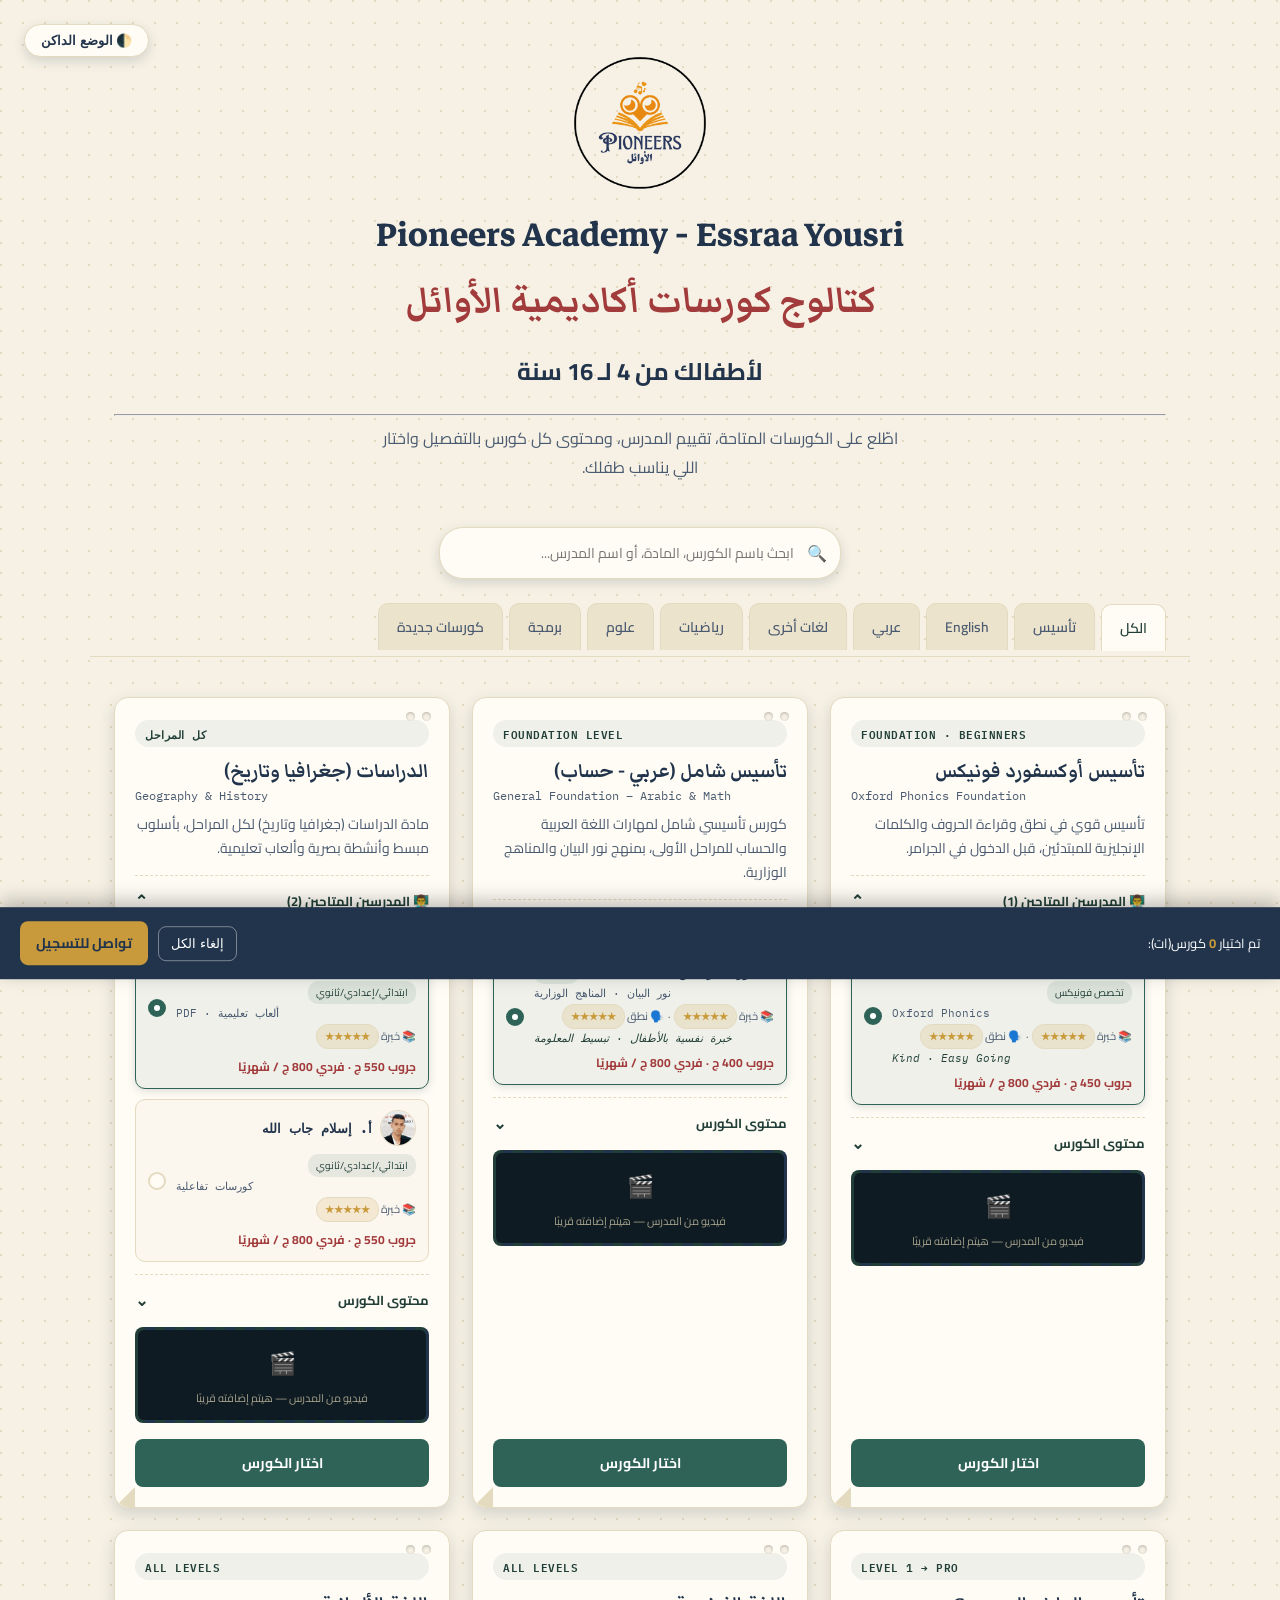
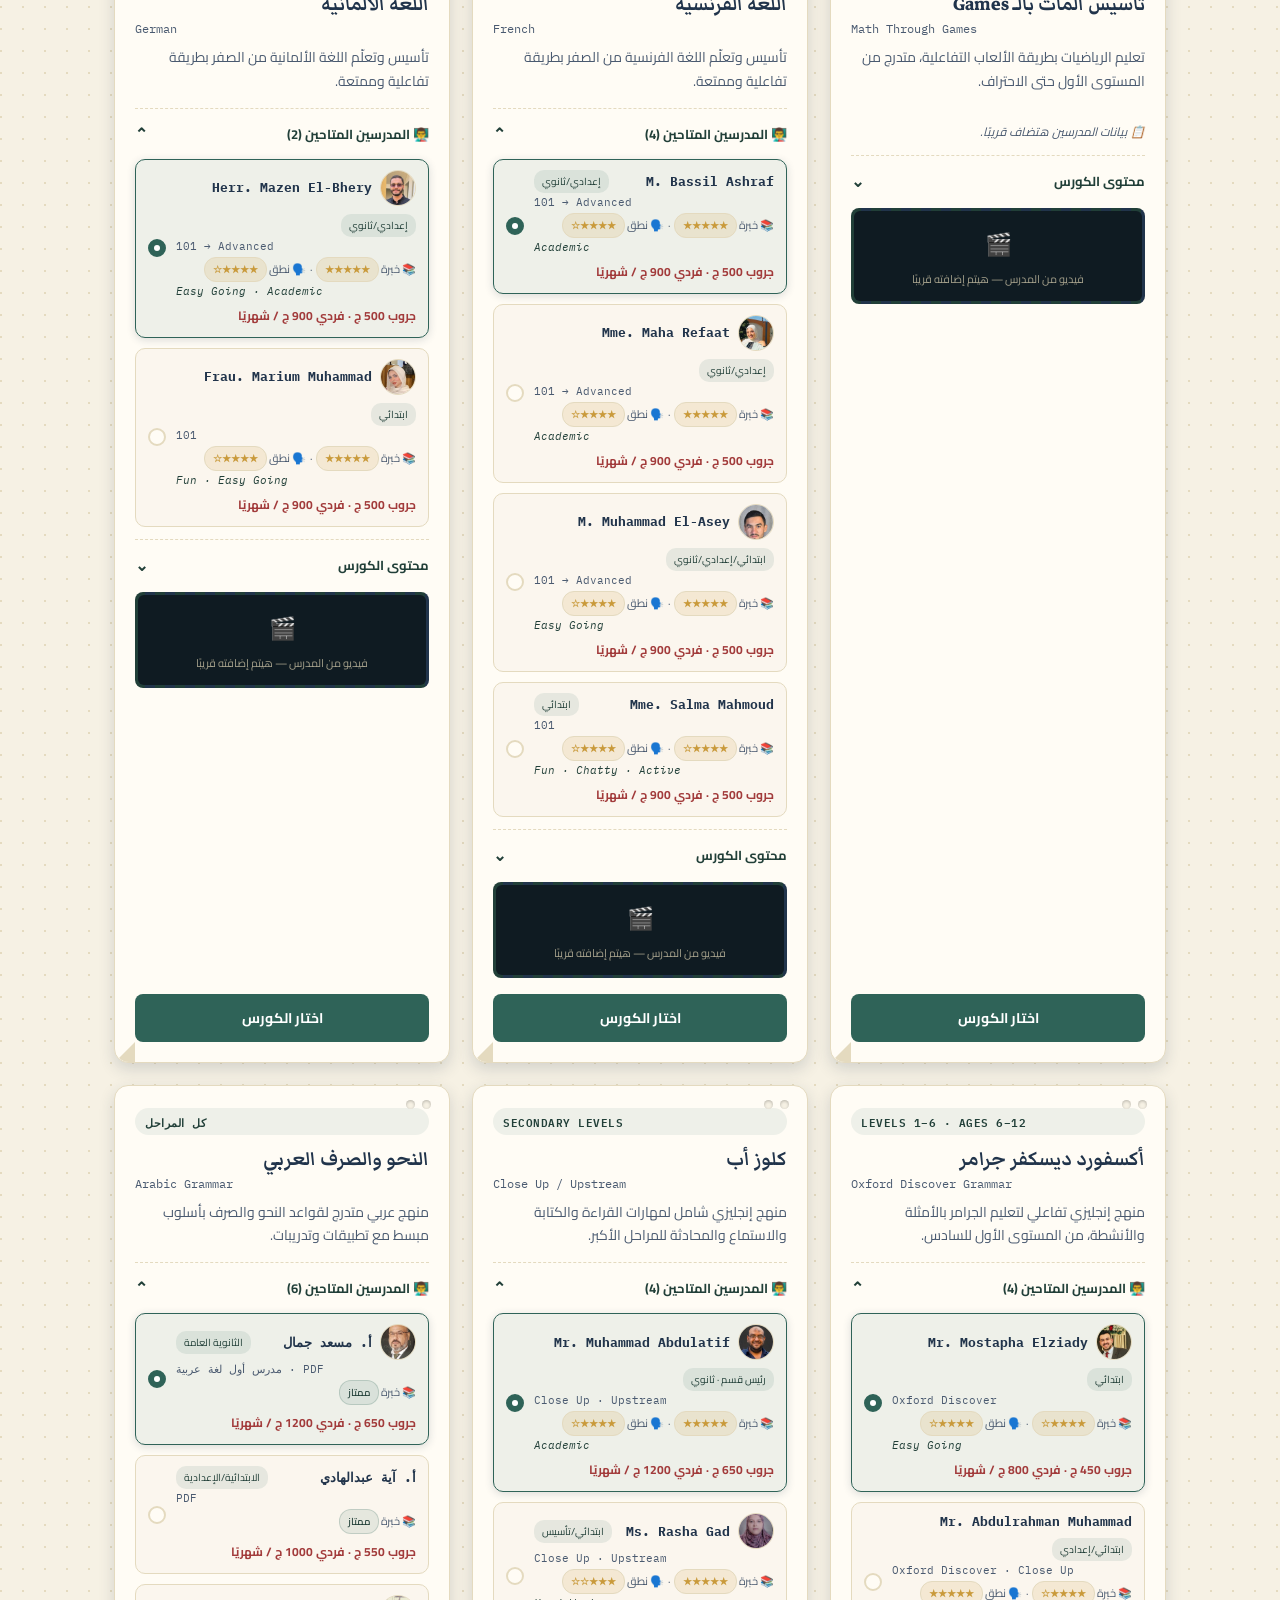
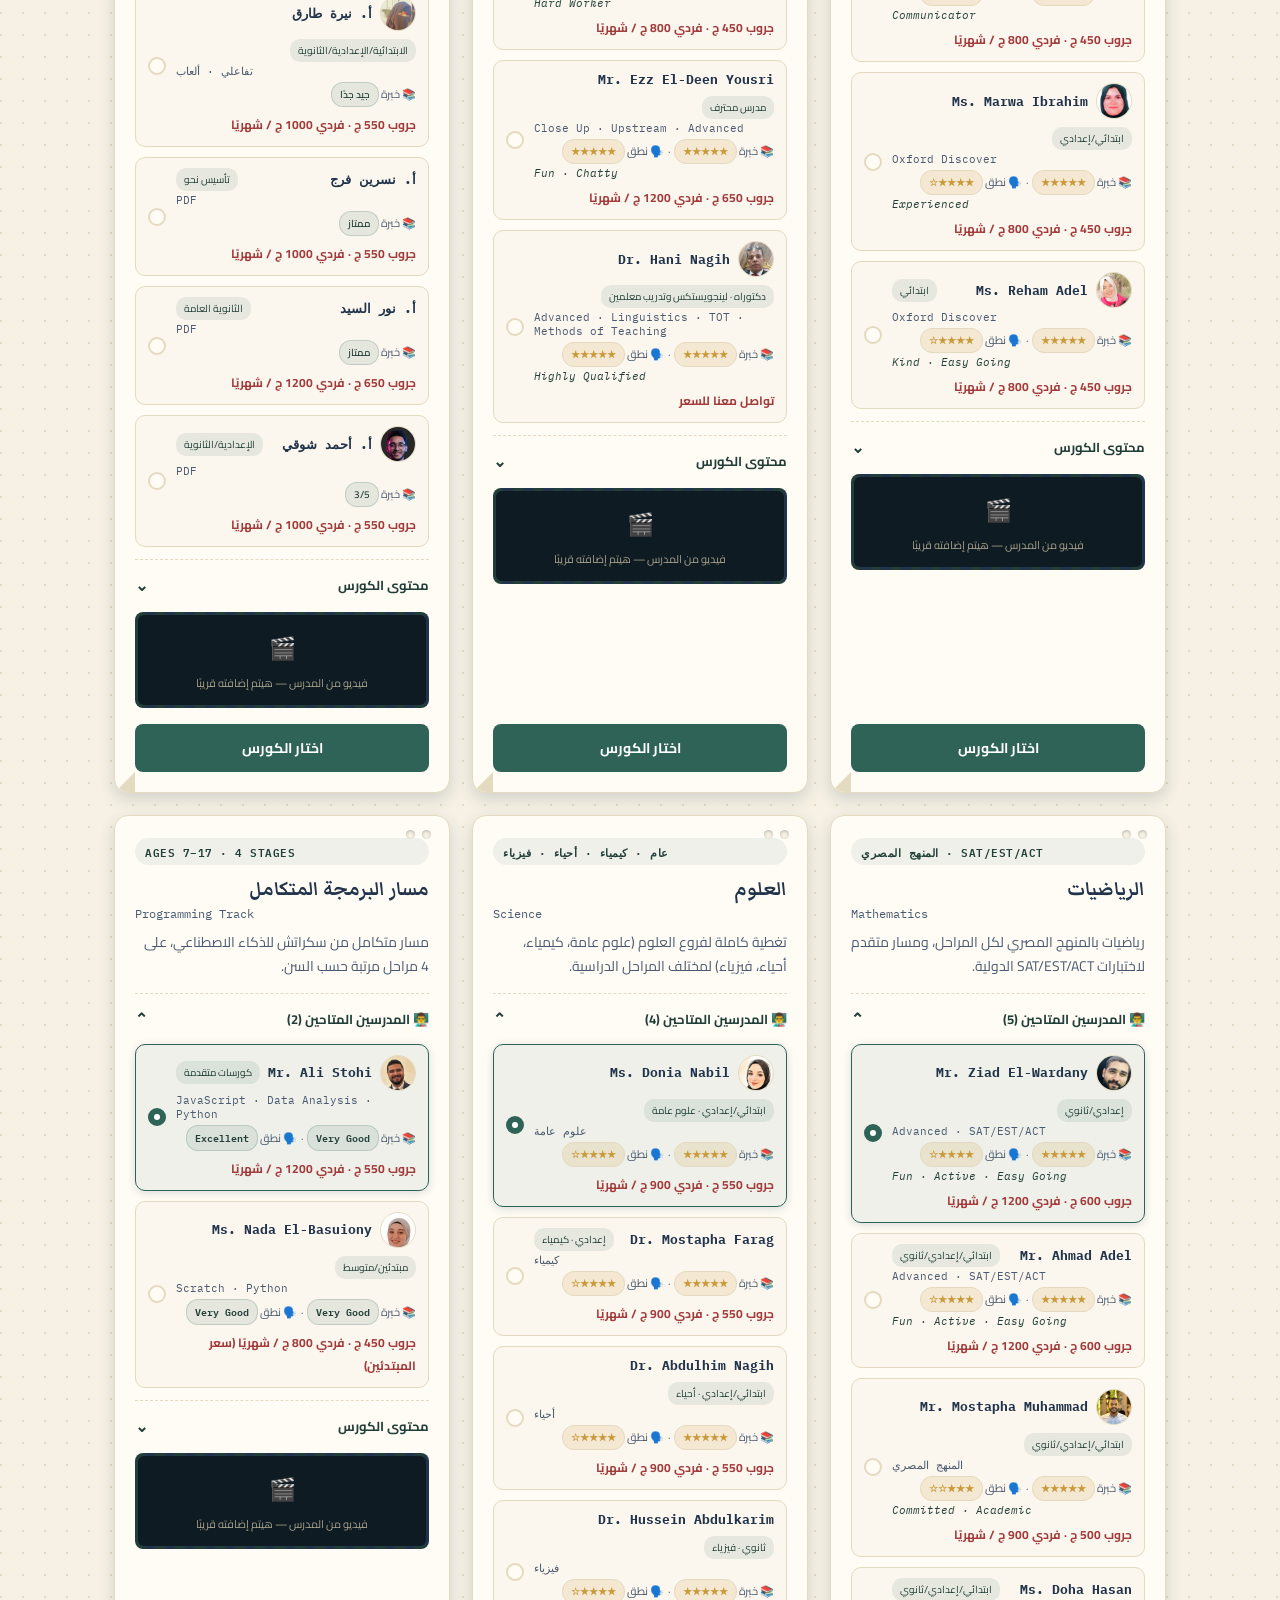
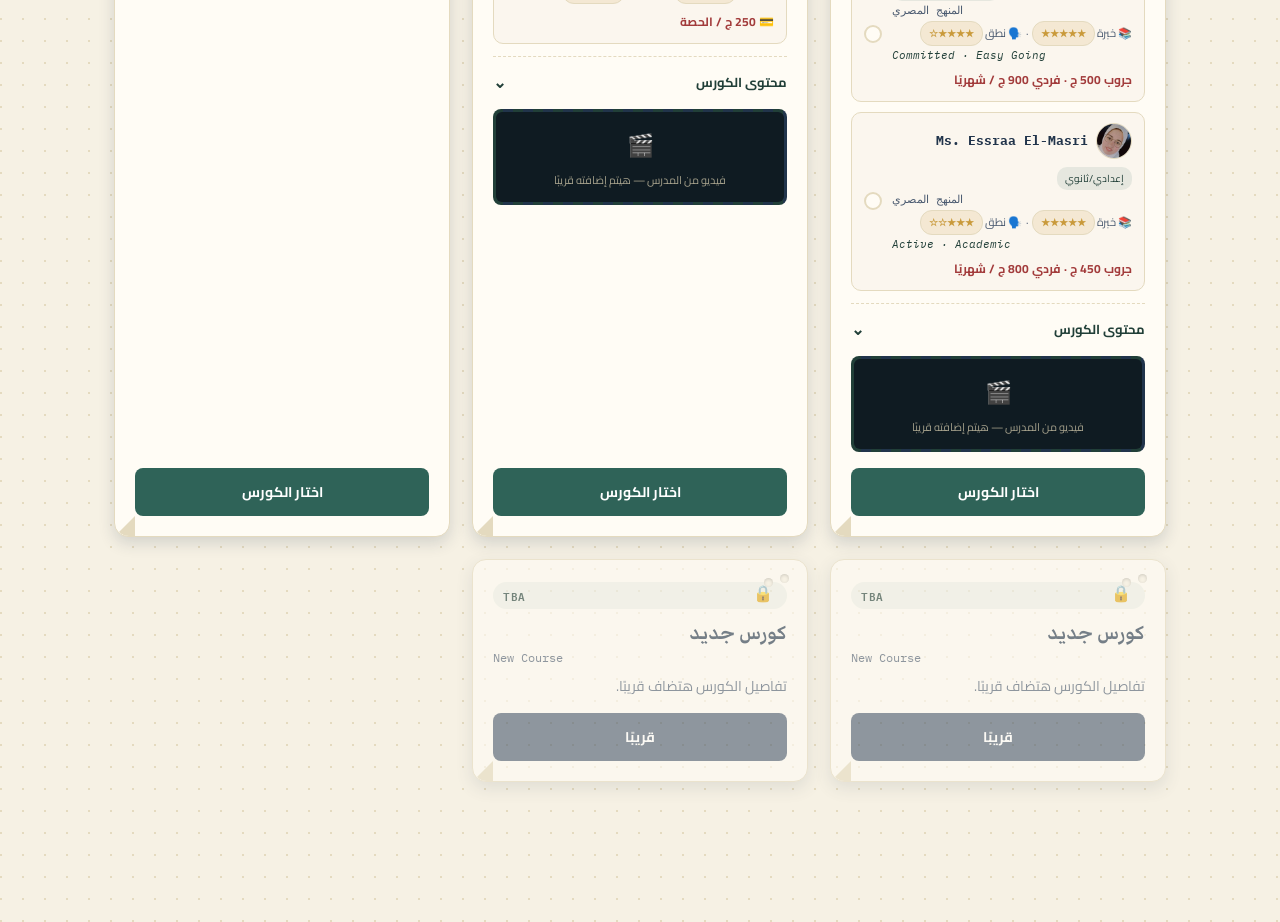
<file: index copy.html>
<!DOCTYPE html>
<html lang="ar" dir="rtl">

<head>
  <meta charset="UTF-8">
  <meta name="viewport" content="width=device-width, initial-scale=1.0">
  <title>كتالوج الكورسات | Pioneers Academy</title>
  <link rel="preconnect" href="https://fonts.googleapis.com">
  <link rel="preconnect" href="https://fonts.gstatic.com" crossorigin>
  <link
    href="https://fonts.googleapis.com/css2?family=Markazi+Text:wght@500;600;700&family=Cairo:wght@400;500;600;700;800&family=IBM+Plex+Mono:wght@500;600&display=swap"
    rel="stylesheet">
  <style>
    /* ============================================================
     EDIT ZONE #1 — التوكنز (الألوان والخطوط)
     ============================================================ */
    :root {
      --paper: #F6F1E4;
      --paper-line: #E4DABF;
      --tab-inactive: #ECE3CC;
      --ink: #21344B;
      --ink-soft: #4A5A70;
      --teal: #2F6358;
      --teal-dark: #213F38;
      --gold: #C99A3B;
      --stamp-red: #A23B3B;
      --card: #FFFCF5;
      --shadow: rgba(33, 52, 75, 0.16);
      --radius: 14px;
      --transition-speed: 0.25s;
    }

    html[data-theme="dark"] {
      --paper: #1B2430;
      --paper-line: #2C3E50;
      --tab-inactive: #252B35;
      --ink: #EAF2F8;
      --ink-soft: #85929E;
      --teal: #3498DB;
      --teal-dark: #5DADE2;
      --gold: #F1C40F;
      --stamp-red: #EC7063;
      --card: #212F3D;
      --shadow: rgba(0, 0, 0, 0.4);
    }

    * {
      box-sizing: border-box;
      transition: background-color var(--transition-speed) ease, border-color var(--transition-speed) ease, color var(--transition-speed) ease, box-shadow var(--transition-speed) ease;
    }

    html {
      scroll-behavior: smooth;
    }

    body {
      margin: 0;
      background: var(--paper);
      color: var(--ink);
      font-family: 'Cairo', sans-serif;
      background-image:
        radial-gradient(circle at 1px 1px, var(--paper-line) 1px, transparent 1px);
      background-size: 22px 22px;
    }

    /* Custom Scrollbars */
    ::-webkit-scrollbar {
      width: 10px;
    }
    ::-webkit-scrollbar-track {
      background: var(--paper);
    }
    ::-webkit-scrollbar-thumb {
      background: var(--paper-line);
      border-radius: 5px;
    }
    ::-webkit-scrollbar-thumb:hover {
      background: var(--gold);
    }

    /* Theme Toggle */
    .theme-toggle {
      position: absolute;
      top: 24px;
      left: 24px;
      background: var(--card);
      border: 1.5px solid var(--paper-line);
      color: var(--ink);
      padding: 8px 16px;
      border-radius: 20px;
      font-size: 13px;
      font-weight: 700;
      cursor: pointer;
      display: flex;
      align-items: center;
      gap: 8px;
      box-shadow: 0 4px 12px var(--shadow);
      z-index: 100;
      user-select: none;
    }
    .theme-toggle:hover {
      transform: translateY(-2px);
      border-color: var(--teal);
    }
    .theme-toggle:active {
      transform: translateY(0);
    }

    /* Search Bar */
    .search-wrapper {
      max-width: 450px;
      margin: 18px auto 24px;
      padding: 0 24px;
      position: relative;
    }
    .search-input {
      width: 100%;
      padding: 12px 46px 12px 18px;
      border-radius: 24px;
      border: 1.5px solid var(--paper-line);
      background: var(--card);
      color: var(--ink);
      font-family: 'Cairo', sans-serif;
      font-size: 14px;
      box-shadow: 0 4px 12px var(--shadow);
    }
    .search-input:focus {
      outline: none;
      border-color: var(--teal);
      box-shadow: 0 4px 16px var(--shadow);
    }
    .search-icon {
      position: absolute;
      right: 38px;
      top: 50%;
      transform: translateY(-50%);
      color: var(--ink-soft);
      pointer-events: none;
      font-size: 16px;
    }


    .ltr-label {
      direction: ltr;
      unicode-bidi: isolate;
      font-family: 'IBM Plex Mono', monospace;
    }

    /* ---------- Hero / غلاف الكتالوج ---------- */
    .hero {
      max-width: 1100px;
      margin: 0 auto;
      padding: 48px 24px 28px;
      text-align: center;
      position: relative;
    }

    .seal {
      width: 96px;
      height: 96px;
      margin: 0 auto 18px;
      border-radius: 50%;
      border: 3px double var(--teal);
      display: flex;
      flex-direction: column;
      align-items: center;
      justify-content: center;
      color: var(--teal);
      transform: rotate(-6deg);
      background: var(--card);
      box-shadow: 0 4px 10px var(--shadow);
    }

    .seal strong {
      font-family: 'IBM Plex Mono', monospace;
      font-size: 20px;
      letter-spacing: 1px;
    }

    .seal span {
      font-family: 'IBM Plex Mono', monospace;
      font-size: 7px;
      letter-spacing: 1.5px;
      margin-top: 2px;
    }

    .hero h1 {
      font-family: 'Markazi Text', serif;
      font-weight: 700;
      font-size: clamp(30px, 5vw, 46px);
      margin: 0 0 10px;
      color: var(--ink);
    }

    .hero p {
      font-size: 16px;
      color: var(--ink-soft);
      max-width: 520px;
      margin: 0 auto;
      line-height: 1.8;
    }

    /* ---------- Tabs (تبويبات الملف) ---------- */
    .tabs {
      max-width: 1100px;
      margin: 0 auto;
      padding: 0 24px 6px;
      display: flex;
      gap: 6px;
      overflow-x: auto;
    }

    .tab {
      font-family: 'Cairo', sans-serif;
      font-weight: 600;
      font-size: 14px;
      background: var(--tab-inactive);
      color: var(--ink-soft);
      border: 1px solid var(--paper-line);
      border-bottom: none;
      padding: 10px 18px;
      border-radius: 10px 10px 0 0;
      cursor: pointer;
      white-space: nowrap;
      transition: background .15s, color .15s, transform .15s;
    }

    .tab:hover {
      transform: translateY(-2px);
    }

    .tab.active {
      background: var(--card);
      color: var(--teal-dark);
      position: relative;
      top: 1px;
    }

    .tab:focus-visible {
      outline: 3px solid var(--gold);
      outline-offset: 2px;
    }

    /* ---------- Grid ---------- */
    .shelf {
      max-width: 1100px;
      margin: 0 auto;
      padding: 18px 24px 140px;
      border-top: 1px solid var(--paper-line);
    }

    .grid {
      display: grid;
      grid-template-columns: repeat(auto-fill, minmax(290px, 1fr));
      gap: 22px;
      padding-top: 22px;
    }

    /* ---------- بطاقة الفهرسة (index card) ---------- */
    .card {
      background: var(--card);
      border-radius: var(--radius);
      box-shadow: 0 6px 16px var(--shadow);
      position: relative;
      padding: 22px 20px 20px;
      border: 1px solid var(--paper-line);
      transition: transform .18s, box-shadow .18s;
      display: flex;
      flex-direction: column;
    }

    .card:hover {
      transform: translateY(-4px);
      box-shadow: 0 12px 24px var(--shadow);
    }

    .card::before,
    .card::after {
      /* ثقوب الفهرسة */
      content: '';
      position: absolute;
      top: 14px;
      width: 9px;
      height: 9px;
      border-radius: 50%;
      background: var(--paper);
      box-shadow: inset 0 1px 3px rgba(0, 0, 0, .25);
    }

    .card::before {
      right: 18px;
    }

    .card::after {
      right: 34px;
    }

    .card .corner {
      /* طية الزاوية */
      position: absolute;
      left: 0;
      bottom: 0;
      width: 0;
      height: 0;
      border-style: solid;
      border-width: 0 0 20px 20px;
      border-color: transparent transparent var(--paper-line) transparent;
      border-radius: 0 0 0 var(--radius);
    }

    .card .tag {
      display: inline-block;
      font-size: 11px;
      font-weight: 600;
      color: var(--teal-dark);
      background: rgba(47, 99, 88, .08);
      padding: 4px 10px;
      border-radius: 20px;
      margin-bottom: 10px;
      letter-spacing: .5px;
    }

    .card h3 {
      font-family: 'Markazi Text', serif;
      font-size: 24px;
      margin: 0 0 2px;
      color: var(--ink);
    }

    .card .title-en {
      font-size: 12px;
      color: var(--ink-soft);
      margin: 0 0 10px;
    }

    .card p.desc {
      font-size: 14px;
      line-height: 1.7;
      color: var(--ink-soft);
      margin: 0 0 14px;
      flex-grow: 0;
    }

    /* قائمة المدرسين المتاحين لكل كورس */
    .teacher-list {
      display: flex;
      flex-direction: column;
      gap: 10px;
      margin-top: 10px;
    }

    .teacher-mini {
      border: 1px solid var(--paper-line);
      border-radius: 10px;
      padding: 10px 12px 10px 40px; /* Space for selector indicator on the left */
      background: rgba(247, 242, 231, .5);
      position: relative;
      cursor: pointer;
      user-select: none;
    }

    .teacher-mini:hover {
      background: rgba(247, 242, 231, .8);
      border-color: var(--teal);
    }

    .teacher-mini.selected-teacher {
      border-color: var(--teal);
      background: rgba(47, 99, 88, 0.08);
      box-shadow: 0 2px 8px var(--shadow);
    }

    .teacher-select-indicator {
      position: absolute;
      top: 50%;
      left: 12px;
      transform: translateY(-50%);
      width: 18px;
      height: 18px;
      border-radius: 50%;
      border: 2px solid var(--paper-line);
      background: var(--card);
      display: flex;
      align-items: center;
      justify-content: center;
    }

    .teacher-mini.selected-teacher .teacher-select-indicator {
      border-color: var(--teal);
      background: var(--teal);
    }

    .teacher-select-indicator::after {
      content: '';
      width: 6px;
      height: 6px;
      border-radius: 50%;
      background: #fff;
      display: none;
    }

    .teacher-mini.selected-teacher .teacher-select-indicator::after {
      display: block;
    }

    .rating-badge {
      display: inline-block;
      font-size: 10px;
      font-weight: 600;
      padding: 2px 8px;
      border-radius: 12px;
      background: rgba(201, 154, 59, 0.15);
      color: var(--gold);
      border: 1px solid var(--paper-line);
    }

    .rating-badge.text-rating {
      background: rgba(47, 99, 88, 0.1);
      color: var(--teal-dark);
      border-color: rgba(47, 99, 88, 0.2);
    }


    .tm-top {
      display: flex;
      align-items: center;
      justify-content: space-between;
      gap: 8px;
      flex-wrap: wrap;
    }

    .tm-id {
      display: flex;
      align-items: center;
      gap: 8px;
    }

    .tm-avatar {
      width: 36px;
      height: 36px;
      border-radius: 50%;
      object-fit: cover;
      flex-shrink: 0;
      border: 1.5px solid var(--paper-line);
    }

    .tm-name {
      font-weight: 700;
      font-size: 13px;
      color: var(--ink);
    }

    .tm-stage {
      font-size: 10px;
      background: rgba(47, 99, 88, .1);
      color: var(--teal-dark);
      padding: 2px 8px;
      border-radius: 10px;
      white-space: nowrap;
    }

    .tm-curriculum {
      font-size: 11px;
      color: var(--ink-soft);
      margin-top: 2px;
    }

    .tm-ratings {
      font-size: 11px;
      color: var(--ink-soft);
      margin-top: 4px;
    }

    .tm-quality {
      font-size: 11px;
      color: var(--teal-dark);
      font-style: italic;
      margin-top: 2px;
    }

    .tm-price {
      font-size: 12px;
      font-weight: 700;
      color: var(--stamp-red);
      margin-top: 6px;
    }

    .no-teacher-note {
      font-size: 12px;
      color: var(--ink-soft);
      font-style: italic;
      margin-bottom: 12px;
    }

    /* أكورديون محتوى الكورس */
    details.content-acc {
      border-top: 1px dashed var(--paper-line);
      padding-top: 10px;
      margin-bottom: 12px;
    }

    details.content-acc summary {
      cursor: pointer;
      list-style: none;
      font-weight: 700;
      font-size: 13px;
      color: var(--teal-dark);
      display: flex;
      align-items: center;
      justify-content: space-between;
    }

    details.content-acc summary::-webkit-details-marker {
      display: none;
    }

    details.content-acc summary::after {
      content: '⌄';
      font-size: 16px;
      transition: transform .2s;
    }

    details.content-acc[open] summary::after {
      transform: rotate(180deg);
    }

    details.content-acc ul {
      margin: 10px 0 0;
      padding-right: 18px;
      font-size: 13px;
      color: var(--ink-soft);
      line-height: 1.9;
    }

    /* صندوق الفيديو */
    .video-box {
      background: repeating-linear-gradient(90deg, var(--teal-dark) 0 10px, var(--ink) 10px 20px);
      border-radius: 8px;
      padding: 3px;
      margin-bottom: 16px;
    }

    .video-inner {
      background: #0F1B22;
      border-radius: 6px;
      min-height: 90px;
      display: flex;
      flex-direction: column;
      align-items: center;
      justify-content: center;
      color: #D9CFB0;
      gap: 4px;
      padding: 10px;
    }

    .video-inner .play {
      font-size: 22px;
    }

    .video-inner small {
      font-size: 11px;
      opacity: .75;
      text-align: center;
    }

    .select-btn {
      margin-top: auto;
      width: 100%;
      padding: 11px 0;
      border-radius: 8px;
      border: none;
      background: var(--teal);
      color: #fff;
      font-family: 'Cairo', sans-serif;
      font-weight: 700;
      font-size: 14px;
      cursor: pointer;
      transition: background .15s, transform .12s;
    }

    .select-btn:hover {
      background: var(--teal-dark);
    }

    .select-btn:focus-visible {
      outline: 3px solid var(--gold);
      outline-offset: 2px;
    }

    .select-btn.selected {
      background: var(--stamp-red);
    }

    .select-btn.selected::before {
      content: '✓ ';
    }

    /* بطاقة "قريبًا" */
    .card.soon {
      opacity: .6;
    }

    .card.soon .select-btn {
      background: var(--ink-soft);
      cursor: not-allowed;
    }

    .card.soon::after {
      content: '🔒';
      position: absolute;
      left: 18px;
      top: 18px;
    }

    .selected-stamp {
      position: absolute;
      top: 14px;
      left: 14px;
      background: var(--stamp-red);
      color: #fff;
      font-size: 11px;
      font-weight: 700;
      padding: 4px 10px;
      border-radius: 6px;
      transform: rotate(-6deg);
      animation: stamp-in .25s ease-out;
    }

    @keyframes stamp-in {
      from {
        transform: rotate(-6deg) scale(1.6);
        opacity: 0;
      }

      to {
        transform: rotate(-6deg) scale(1);
        opacity: 1;
      }
    }

    /* شريط الاختيار السفلي */
    .bottom-bar {
      position: fixed;
      bottom: 0;
      left: 0;
      right: 0;
      background: var(--ink);
      color: #fff;
      padding: 14px 20px calc(14px + env(safe-area-inset-bottom));
      display: flex;
      align-items: center;
      justify-content: space-between;
      gap: 14px;
      box-shadow: 0 -6px 18px rgba(0, 0, 0, .25);
      transform: translateY(110%);
      transition: transform .25s ease-out;
      z-index: 50;
      flex-wrap: wrap;
    }

    .bottom-bar.show {
      transform: translateY(0);
    }

    .bottom-bar .info {
      font-size: 13px;
      line-height: 1.6;
    }

    .bottom-bar .info b {
      color: var(--gold);
    }

    .bottom-bar .actions {
      display: flex;
      gap: 10px;
      align-items: center;
    }

    .bottom-bar a.confirm {
      background: var(--gold);
      color: var(--ink);
      text-decoration: none;
      font-weight: 700;
      font-size: 14px;
      padding: 9px 16px;
      border-radius: 8px;
    }

    .bottom-bar button.clear {
      background: transparent;
      border: 1px solid rgba(255, 255, 255, .4);
      color: #fff;
      border-radius: 8px;
      padding: 9px 12px;
      cursor: pointer;
      font-size: 13px;
    }

    @media (max-width:480px) {
      .hero {
        padding: 36px 18px 20px;
      }

      .bottom-bar {
        flex-direction: column;
        align-items: flex-start;
      }
    }

    @media (prefers-reduced-motion:reduce) {
      * {
        transition: none !important;
        animation: none !important;
        scroll-behavior: auto !important;
      }
    }
  </style>
</head>

<body>
  <button class="theme-toggle" id="themeToggle">🌓 الوضع الداكن</button>

  <header class="hero">
    <!-- <div class="seal"><strong>Pioneers</strong><span>ACADEMY</span></div> -->
    <img src="Icon round-2.png" alt="Pioneers Academy" class="logo" width="150">
    <h1> Pioneers Academy - Essraa Yousri</h1>
    <h1 class="subtitle" style="color:var(--stamp-red);">كتالوج كورسات أكاديمية الأوائل</h1>
    <h2 class="subtitle">لأطفالك من 4 لـ 16 سنة</h2>
    <hr>
    <p>اطّلع على الكورسات المتاحة، تقييم المدرس، ومحتوى كل كورس بالتفصيل واختار اللي يناسب طفلك.</p>
  </header>

  <div class="search-wrapper">
    <input type="text" id="searchInput" class="search-input" placeholder="ابحث باسم الكورس، المادة، أو اسم المدرس...">
    <span class="search-icon">🔍</span>
  </div>

  <nav class="tabs" id="tabs">
    <button class="tab active" data-filter="all">الكل</button>
    <button class="tab" data-filter="foundation">تأسيس</button>
    <button class="tab" data-filter="english">English</button>
    <button class="tab" data-filter="arabic">عربي</button>
    <button class="tab" data-filter="languages">لغات أخرى</button>
    <button class="tab" data-filter="math">رياضيات</button>
    <button class="tab" data-filter="science">علوم</button>
    <button class="tab" data-filter="programming">برمجة</button>
    <button class="tab" data-filter="new">كورسات جديدة</button>
  </nav>

  <main class="shelf">
    <div class="grid" id="grid"></div>
  </main>

  <div class="bottom-bar" id="bottomBar">
    <div class="info">تم اختيار <b id="countLabel">0</b> كورس(ات): <span id="namesLabel"></span></div>
    <div class="actions">
      <button class="clear" id="clearBtn">إلغاء الكل</button>
      <a class="confirm" id="confirmBtn" href="#" target="_blank" rel="noopener">تواصل للتسجيل</a>
    </div>
  </div>

  <script>
    /* ============================================================
       EDIT ZONE #2 — بيانات الكورسات
       عدّلي هنا: اسم المدرس، التقييم (1-5)، محتوى الكورس، ورابط الفيديو
       لما يكون جاهز. اسيبي videoUrl فاضي لحد ما يكون عندك اللينك.
       ============================================================ */
    const COURSES = [
      {
        id: 'oxford-phonics', category: 'foundation',
        titleAr: 'تأسيس أوكسفورد فونيكس', titleEn: 'Oxford Phonics Foundation',
        tag: 'FOUNDATION · BEGINNERS',
        description: 'تأسيس قوي في نطق وقراءة الحروف والكلمات الإنجليزية للمبتدئين، قبل الدخول في الجرامر.',
        teachers: [
          { name: 'Ms. Dina Allaa El-Deen', stage: 'تخصص فونيكس', academic: 5, pronunciation: 5, curriculum: 'Oxford Phonics', priceLabel: 'جروب 450 ج · فردي 800 ج / شهريًا', quality: 'Kind · Easy Going', photo: '[data-uri]' }
        ],
        syllabus: [
          'أصوات الحروف وربطها بالكلمات',
          'تمارين نطق وقراءة تدريجية',
          'أنشطة وألعاب صوتية',
          'تقييم قراءة بسيط لكل وحدة'
        ],
        videoUrl: ''
      },
      {
        id: 'general-foundation', category: 'foundation',
        titleAr: 'تأسيس شامل (عربي - حساب)', titleEn: 'General Foundation – Arabic & Math',
        tag: 'FOUNDATION LEVEL',
        description: 'كورس تأسيسي شامل لمهارات اللغة العربية والحساب للمراحل الأولى، بمنهج نور البيان والمناهج الوزارية.',
        teachers: [
          { name: 'أ. نورة عزالدين', stage: 'تأسيس', academic: 5, pronunciation: 5, curriculum: 'نور البيان · المناهج الوزارية', priceLabel: 'جروب 400 ج · فردي 800 ج / شهريًا', quality: 'خبرة نفسية بالأطفال · تبسيط المعلومة' }
        ],
        syllabus: [
          'تأسيس قراءة وكتابة عربي',
          'تأسيس أرقام وعمليات حسابية بسيطة',
          'أنشطة وألعاب تفاعلية',
          'مراجعة مدمجة بين المادتين'
        ],
        videoUrl: ''
      },
      {
        id: 'geo-history-foundation', category: 'foundation',
        titleAr: 'الدراسات (جغرافيا وتاريخ)', titleEn: 'Geography & History',
        tag: 'كل المراحل',
        description: 'مادة الدراسات (جغرافيا وتاريخ) لكل المراحل، بأسلوب مبسط وأنشطة بصرية وألعاب تعليمية.',
        teachers: [
          { name: 'أ. إبراهيم فكري', stage: 'ابتدائي/إعدادي/ثانوي', academic: 5, curriculum: 'PDF · ألعاب تعليمية', priceLabel: 'جروب 550 ج · فردي 800 ج / شهريًا', photo: '[data-uri]' },
          { name: 'أ. إسلام جاب الله', stage: 'ابتدائي/إعدادي/ثانوي', academic: 5, curriculum: 'كورسات تفاعلية', priceLabel: 'جروب 550 ج · فردي 800 ج / شهريًا', photo: '[data-uri]' }
        ],
        syllabus: [
          'مفاهيم جغرافية أساسية (خريطة، اتجاهات، بيئات)',
          'قصص وأحداث تاريخية مبسطة',
          'أنشطة وخرائط تفاعلية',
          'مراجعة ختامية لكل وحدة'
        ],
        videoUrl: ''
      },
      {
        id: 'math-games-foundation', category: 'foundation',
        titleAr: 'تأسيس الماث بالـ Games', titleEn: 'Math Through Games',
        tag: 'LEVEL 1 → PRO',
        description: 'تعليم الرياضيات بطريقة الألعاب التفاعلية، متدرج من المستوى الأول حتى الاحتراف.',
        teachers: [],
        syllabus: [
          'المستوى 1: الأرقام والعد باللعب',
          'مستويات متوسطة: عمليات حسابية وأنماط',
          'مستويات متقدمة: مسائل ومنطق رياضي',
          'مستوى الاحتراف: تحديات وألعاب تنافسية'
        ],
        videoUrl: ''
      },
      {
        id: 'french', category: 'languages',
        titleAr: 'اللغة الفرنسية', titleEn: 'French',
        tag: 'ALL LEVELS',
        description: 'تأسيس وتعلّم اللغة الفرنسية من الصفر بطريقة تفاعلية وممتعة.',
        teachers: [
          { name: 'M. Bassil Ashraf', stage: 'إعدادي/ثانوي', academic: 5, pronunciation: 4, curriculum: '101 → Advanced', priceLabel: 'جروب 500 ج · فردي 900 ج / شهريًا', quality: 'Academic' },
          { name: 'Mme. Maha Refaat', stage: 'إعدادي/ثانوي', academic: 5, pronunciation: 4, curriculum: '101 → Advanced', priceLabel: 'جروب 500 ج · فردي 900 ج / شهريًا', quality: 'Academic', photo: '[data-uri]' },
          { name: 'M. Muhammad El-Asey', stage: 'ابتدائي/إعدادي/ثانوي', academic: 5, pronunciation: 4, curriculum: '101 → Advanced', priceLabel: 'جروب 500 ج · فردي 900 ج / شهريًا', quality: 'Easy Going', photo: '[data-uri]' },
          { name: 'Mme. Salma Mahmoud', stage: 'ابتدائي', academic: 4, pronunciation: 4, curriculum: '101', priceLabel: 'جروب 500 ج · فردي 900 ج / شهريًا', quality: 'Fun · Chatty · Active' }
        ],
        syllabus: [
          'مفردات وجمل أساسية',
          'تمارين نطق ومحادثة',
          'قواعد مبسطة بالأمثلة',
          'أنشطة وألعاب تفاعلية'
        ],
        videoUrl: ''
      },
      {
        id: 'german', category: 'languages',
        titleAr: 'اللغة الألمانية', titleEn: 'German',
        tag: 'ALL LEVELS',
        description: 'تأسيس وتعلّم اللغة الألمانية من الصفر بطريقة تفاعلية وممتعة.',
        teachers: [
          { name: 'Herr. Mazen El-Bhery', stage: 'إعدادي/ثانوي', academic: 5, pronunciation: 4, curriculum: '101 → Advanced', priceLabel: 'جروب 500 ج · فردي 900 ج / شهريًا', quality: 'Easy Going · Academic', photo: '[data-uri]' },
          { name: 'Frau. Marium Muhammad', stage: 'ابتدائي', academic: 5, pronunciation: 4, curriculum: '101', priceLabel: 'جروب 500 ج · فردي 900 ج / شهريًا', quality: 'Fun · Easy Going', photo: '[data-uri]' }
        ],
        syllabus: [
          'مفردات وجمل أساسية',
          'تمارين نطق ومحادثة',
          'قواعد مبسطة بالأمثلة',
          'أنشطة وألعاب تفاعلية'
        ],
        videoUrl: ''
      },
      {
        id: 'oxford-discover', category: 'english',
        titleAr: 'أكسفورد ديسكفر جرامر', titleEn: 'Oxford Discover Grammar',
        tag: 'LEVELS 1–6 · AGES 6–12',
        description: 'منهج إنجليزي تفاعلي لتعليم الجرامر بالأمثلة والأنشطة، من المستوى الأول للسادس.',
        teachers: [
          { name: 'Mr. Mostapha Elziady', stage: 'ابتدائي', academic: 4, pronunciation: 4, curriculum: 'Oxford Discover', priceLabel: 'جروب 450 ج · فردي 800 ج / شهريًا', quality: 'Easy Going', photo: '[data-uri]' },
          { name: 'Mr. Abdulrahman Muhammad', stage: 'ابتدائي/إعدادي', academic: 4, pronunciation: 5, curriculum: 'Oxford Discover · Close Up', priceLabel: 'جروب 450 ج · فردي 800 ج / شهريًا', quality: 'Communicator' },
          { name: 'Ms. Marwa Ibrahim', stage: 'ابتدائي/إعدادي', academic: 5, pronunciation: 4, curriculum: 'Oxford Discover', priceLabel: 'جروب 450 ج · فردي 800 ج / شهريًا', quality: 'Experienced', photo: '[data-uri]' },
          { name: 'Ms. Reham Adel', stage: 'ابتدائي', academic: 5, pronunciation: 4, curriculum: 'Oxford Discover', priceLabel: 'جروب 450 ج · فردي 800 ج / شهريًا', quality: 'Kind · Easy Going', photo: '[data-uri]' }
        ],
        syllabus: [
          'شرح الدرس بالفيديو والصور',
          '8 أنواع تمارين تفاعلية لكل موديول',
          'تبويب فيديوهات تعليمية',
          '3 ألعاب: Memory Match، Drag & Sort، Speed Challenge',
          'كويز نهائي بنتيجة فورية'
        ],
        videoUrl: ''
      },
      {
        id: 'close-up', category: 'english',
        titleAr: 'كلوز أب', titleEn: 'Close Up / Upstream',
        tag: 'SECONDARY LEVELS',
        description: 'منهج إنجليزي شامل لمهارات القراءة والكتابة والاستماع والمحادثة للمراحل الأكبر.',
        teachers: [
          { name: 'Mr. Muhammad Abdulatif', stage: 'رئيس قسم · ثانوي', academic: 5, pronunciation: 4, curriculum: 'Close Up · Upstream', priceLabel: 'جروب 650 ج · فردي 1200 ج / شهريًا', quality: 'Academic', photo: '[data-uri]' },
          { name: 'Ms. Rasha Gad', stage: 'ابتدائي/تأسيس', academic: 5, pronunciation: 3, curriculum: 'Close Up · Upstream', priceLabel: 'جروب 450 ج · فردي 800 ج / شهريًا', quality: 'Hard Worker', photo: '[data-uri]' },
          { name: 'Mr. Ezz El-Deen Yousri', stage: 'مدرس محترف', academic: 5, pronunciation: 5, curriculum: 'Close Up · Upstream · Advanced', priceLabel: 'جروب 650 ج · فردي 1200 ج / شهريًا', quality: 'Fun · Chatty' },
          { name: 'Dr. Hani Nagih', stage: 'دكتوراه · لينجويستكس وتدريب معلمين', academic: 5, pronunciation: 5, curriculum: 'Advanced · Linguistics · TOT · Methods of Teaching', priceLabel: 'تواصل معنا للسعر', quality: 'Highly Qualified', photo: '[data-uri]' }
        ],
        syllabus: [
          'وحدات قراءة وكتابة متكاملة',
          'تمارين قواعد ومفردات',
          'أنشطة استماع ومحادثة',
          'تقييم في نهاية كل وحدة'
        ],
        videoUrl: ''
      },
      {
        id: 'arabic-grammar', category: 'arabic',
        titleAr: 'النحو والصرف العربي', titleEn: 'Arabic Grammar',
        tag: 'كل المراحل',
        description: 'منهج عربي متدرج لقواعد النحو والصرف بأسلوب مبسط مع تطبيقات وتدريبات.',
        teachers: [
          { name: 'أ. مسعد جمال', stage: 'الثانوية العامة', academic: 'ممتاز', curriculum: 'مدرس أول لغة عربية · PDF', priceLabel: 'جروب 650 ج · فردي 1200 ج / شهريًا', photo: '[data-uri]' },
          { name: 'أ. آية عبدالهادي', stage: 'الابتدائية/الإعدادية', academic: 'ممتاز', curriculum: 'PDF', priceLabel: 'جروب 550 ج · فردي 1000 ج / شهريًا' },
          { name: 'أ. نيرة طارق', stage: 'الابتدائية/الإعدادية/الثانوية', academic: 'جيد جدًا', curriculum: 'تفاعلي · ألعاب', priceLabel: 'جروب 550 ج · فردي 1000 ج / شهريًا', photo: '[data-uri]' },
          { name: 'أ. نسرين فرج', stage: 'تأسيس نحو', academic: 'ممتاز', curriculum: 'PDF', priceLabel: 'جروب 550 ج · فردي 1000 ج / شهريًا' },
          { name: 'أ. نور السيد', stage: 'الثانوية العامة', academic: 'ممتاز', curriculum: 'PDF', priceLabel: 'جروب 650 ج · فردي 1200 ج / شهريًا' },
          { name: 'أ. أحمد شوقي', stage: 'الإعدادية/الثانوية', academic: '3/5', curriculum: 'PDF', priceLabel: 'جروب 550 ج · فردي 1000 ج / شهريًا', photo: '[data-uri]' }
        ],
        syllabus: [
          'شرح مبسط لقواعد النحو والصرف',
          'نصوص قرائية وتطبيقات',
          'تمارين تفاعلية متدرجة',
          'اختبارات تقييمية دورية'
        ],
        videoUrl: ''
      },
      {
        id: 'math', category: 'math',
        titleAr: 'الرياضيات', titleEn: 'Mathematics',
        tag: 'المنهج المصري · SAT/EST/ACT',
        description: 'رياضيات بالمنهج المصري لكل المراحل، ومسار متقدم لاختبارات SAT/EST/ACT الدولية.',
        teachers: [
          { name: 'Mr. Ziad El-Wardany', stage: 'إعدادي/ثانوي', academic: 5, pronunciation: 4, curriculum: 'Advanced · SAT/EST/ACT', priceLabel: 'جروب 600 ج · فردي 1200 ج / شهريًا', quality: 'Fun · Active · Easy Going', photo: '[data-uri]' },
          { name: 'Mr. Ahmad Adel', stage: 'ابتدائي/إعدادي/ثانوي', academic: 5, pronunciation: 4, curriculum: 'Advanced · SAT/EST/ACT', priceLabel: 'جروب 600 ج · فردي 1200 ج / شهريًا', quality: 'Fun · Active · Easy Going' },
          { name: 'Mr. Mostapha Muhammad', stage: 'ابتدائي/إعدادي/ثانوي', academic: 5, pronunciation: 3, curriculum: 'المنهج المصري', priceLabel: 'جروب 500 ج · فردي 900 ج / شهريًا', quality: 'Committed · Academic', photo: '[data-uri]' },
          { name: 'Ms. Doha Hasan', stage: 'ابتدائي/إعدادي/ثانوي', academic: 5, pronunciation: 4, curriculum: 'المنهج المصري', priceLabel: 'جروب 500 ج · فردي 900 ج / شهريًا', quality: 'Committed · Easy Going' },
          { name: 'Ms. Essraa El-Masri', stage: 'إعدادي/ثانوي', academic: 5, pronunciation: 3, curriculum: 'المنهج المصري', priceLabel: 'جروب 450 ج · فردي 800 ج / شهريًا', quality: 'Active · Academic', photo: '[data-uri]' }
        ],
        syllabus: [
          'مراجعة وتقوية المنهج المصري لكل مرحلة',
          'مسار متقدم: SAT / EST / ACT',
          'حل مسائل وتطبيقات متنوعة',
          'اختبارات تقييمية دورية'
        ],
        videoUrl: ''
      },
      {
        id: 'science', category: 'science',
        titleAr: 'العلوم', titleEn: 'Science',
        tag: 'عام · كيمياء · أحياء · فيزياء',
        description: 'تغطية كاملة لفروع العلوم (علوم عامة، كيمياء، أحياء، فيزياء) لمختلف المراحل الدراسية.',
        teachers: [
          { name: 'Ms. Donia Nabil', stage: 'ابتدائي/إعدادي · علوم عامة', academic: 5, pronunciation: 4, curriculum: 'علوم عامة', priceLabel: 'جروب 550 ج · فردي 900 ج / شهريًا', photo: '[data-uri]' },
          { name: 'Dr. Mostapha Farag', stage: 'إعدادي · كيمياء', academic: 5, pronunciation: 4, curriculum: 'كيمياء', priceLabel: 'جروب 550 ج · فردي 900 ج / شهريًا' },
          { name: 'Dr. Abdulhim Nagih', stage: 'ابتدائي/إعدادي · أحياء', academic: 5, pronunciation: 4, curriculum: 'أحياء', priceLabel: 'جروب 550 ج · فردي 900 ج / شهريًا' },
          { name: 'Dr. Hussein Abdulkarim', stage: 'ثانوي · فيزياء', academic: 5, pronunciation: 4, curriculum: 'فيزياء', priceLabel: '💳 250 ج / الحصة' }
        ],
        syllabus: [
          'علوم عامة للمرحلتين الابتدائية والإعدادية',
          'كيمياء للمرحلتين الإعدادية والثانوية',
          'أحياء للمرحلتين الابتدائية والإعدادية',
          'فيزياء للمرحلة الثانوية',
          'تجارب وتطبيقات عملية مبسطة'
        ],
        videoUrl: ''
      },
      {
        id: 'programming-track', category: 'programming',
        titleAr: 'مسار البرمجة المتكامل', titleEn: 'Programming Track',
        tag: 'AGES 7–17 · 4 STAGES',
        description: 'مسار متكامل من سكراتش للذكاء الاصطناعي، على 4 مراحل مرتبة حسب السن.',
        teachers: [
          { name: 'Mr. Ali Stohi', stage: 'كورسات متقدمة', academic: 'Very Good', pronunciation: 'Excellent', curriculum: 'JavaScript · Data Analysis · Python', priceLabel: 'جروب 550 ج · فردي 1200 ج / شهريًا', photo: '[data-uri]' },
          { name: 'Ms. Nada El-Basuiony', stage: 'مبتدئين/متوسط', academic: 'Very Good', pronunciation: 'Very Good', curriculum: 'Scratch · Python', priceLabel: 'جروب 450 ج · فردي 800 ج / شهريًا (سعر المبتدئين)', photo: '[data-uri]' }
        ],
        syllabus: [
          'المرحلة 1: Scratch (7–9 سنوات)',
          'المرحلة 2: HTML / CSS / JS (9–12 سنة)',
          'المرحلة 3: Python (12–15 سنة)',
          'المرحلة 4: OOP / APIs / AI (15–17 سنة)',
          'دليل معلم كامل لكل مرحلة'
        ],
        videoUrl: ''
      },
      {
        id: 'coming-1', category: 'new', comingSoon: true, titleAr: 'كورس جديد', titleEn: 'New Course', tag: 'TBA',
        description: 'تفاصيل الكورس هتضاف قريبًا.', teachers: [], syllabus: [], videoUrl: ''
      },
      {
        id: 'coming-2', category: 'new', comingSoon: true, titleAr: 'كورس جديد', titleEn: 'New Course', tag: 'TBA',
        description: 'تفاصيل الكورس هتضاف قريبًا.', teachers: [], syllabus: [], videoUrl: ''
      },
    ];

    /* رقم الواتساب اللي هتتواصل عليه الأسرة بعد الاختيار — غيّريه برقمك */
    const WHATSAPP_NUMBER = '201000000000';
    /* ============================================================ */

    const grid = document.getElementById('grid');
    const selected = new Set();
    const selectedTeachers = new Map();

    function wrapIfLatin(text) {
      return /[A-Za-z]/.test(String(text)) ? `<span class="ltr-label">${text}</span>` : text;
    }

    function renderRating(val) {
      if (typeof val === 'number') {
        return `<span class="rating-badge">${'★'.repeat(val)}${'☆'.repeat(5 - val)}</span>`;
      } else if (val) {
        return `<span class="rating-badge text-rating">${wrapIfLatin(val)}</span>`;
      }
      return '';
    }

    function renderCard(c) {
      const div = document.createElement('div');
      div.className = 'card' + (c.comingSoon ? ' soon' : '');
      div.dataset.category = c.category;
      div.dataset.id = c.id;

      // Select first teacher by default if available
      if (!c.comingSoon && c.teachers && c.teachers.length) {
        selectedTeachers.set(c.id, c.teachers[0].name);
      }

      let teachersBlock = '';
      if (!c.comingSoon) {
        if (c.teachers && c.teachers.length) {
          teachersBlock = `
        <details class="content-acc" open>
          <summary>👨‍🏫 المدرسين المتاحين (${c.teachers.length})</summary>
          <div class="teacher-list">
            ${c.teachers.map((t, idx) => `
              <div class="teacher-mini ${idx === 0 ? 'selected-teacher' : ''}" data-teacher-name="${t.name}">
                <div class="teacher-select-indicator"></div>
                <div class="tm-top">
                  <div class="tm-id">
                    ${t.photo ? `<img class="tm-avatar" src="${t.photo}" alt="">` : ''}
                    <span class="tm-name ltr-label">${t.name}</span>
                  </div>
                  ${t.stage ? `<span class="tm-stage">${t.stage}</span>` : ''}
                </div>
                ${t.curriculum ? `<div class="tm-curriculum ltr-label">${t.curriculum}</div>` : ''}
                <div class="tm-ratings">📚 خبرة ${renderRating(t.academic)}${t.pronunciation ? ` &nbsp;·&nbsp; 🗣️ نطق ${renderRating(t.pronunciation)}` : ''}</div>
                ${t.quality ? `<div class="tm-quality ltr-label">${t.quality}</div>` : ''}
                <div class="tm-price">${t.priceLabel}</div>
              </div>`).join('')}
          </div>
        </details>`;
        } else {
          teachersBlock = `<p class="no-teacher-note">📋 بيانات المدرسين هتضاف قريبًا.</p>`;
        }
      }

      let accordion = '';
      if (!c.comingSoon && c.syllabus.length) {
        accordion = `
      <details class="content-acc">
        <summary>محتوى الكورس</summary>
        <ul>${c.syllabus.map(s => `<li>${s}</li>`).join('')}</ul>
      </details>`;
      }

      let videoBlock = '';
      if (!c.comingSoon) {
        videoBlock = c.videoUrl
          ? `<div class="video-box"><div class="video-inner"><iframe style="width:100%;height:140px;border:0;border-radius:4px" src="${c.videoUrl}" allowfullscreen></iframe></div></div>`
          : `<div class="video-box"><div class="video-inner"><div class="play">🎬</div><small>فيديو من المدرس — هيتم إضافته قريبًا</small></div></div>`;
      }

      div.innerHTML = `
    <div class="corner"></div>
    <span class="tag ltr-label">${c.tag}</span>
    <h3>${c.titleAr}</h3>
    <p class="title-en ltr-label">${c.titleEn}</p>
    <p class="desc">${c.description}</p>
    ${teachersBlock}
    ${accordion}
    ${videoBlock}
    <button class="select-btn" ${c.comingSoon ? 'disabled' : ''}>${c.comingSoon ? 'قريبًا' : 'اختار الكورس'}</button>
  `;

      if (!c.comingSoon) {
        const btn = div.querySelector('.select-btn');
        btn.addEventListener('click', () => toggleSelect(c, div, btn));

        // Add click events to individual teacher selectors
        if (c.teachers && c.teachers.length) {
          div.querySelectorAll('.teacher-mini').forEach(item => {
            item.addEventListener('click', (e) => {
              e.stopPropagation();
              const tName = item.dataset.teacherName;
              selectedTeachers.set(c.id, tName);

              // Update selection classes
              div.querySelectorAll('.teacher-mini').forEach(el => el.classList.remove('selected-teacher'));
              item.classList.add('selected-teacher');

              if (selected.has(c.id)) {
                updateBottomBar();
              }
            });
          });
        }
      }
      return div;
    }

    function toggleSelect(c, cardEl, btn) {
      if (selected.has(c.id)) {
        selected.delete(c.id);
        btn.classList.remove('selected');
        btn.textContent = 'اختار الكورس';
        const stamp = cardEl.querySelector('.selected-stamp');
        if (stamp) stamp.remove();
      } else {
        selected.add(c.id);
        btn.classList.add('selected');
        btn.textContent = 'تم الاختيار';
        const stamp = document.createElement('div');
        stamp.className = 'selected-stamp';
        stamp.textContent = '✓ مُختار';
        cardEl.appendChild(stamp);
      }
      updateBottomBar();
    }

    function updateBottomBar() {
      const bar = document.getElementById('bottomBar');
      const detailsList = [];
      
      selected.forEach(id => {
        const c = COURSES.find(x => x.id === id);
        if (c) {
          const tName = selectedTeachers.get(id);
          if (tName) {
            detailsList.push(`${c.titleAr} (مع ${tName})`);
          } else {
            detailsList.push(c.titleAr);
          }
        }
      });

      document.getElementById('countLabel').textContent = selected.size;
      document.getElementById('namesLabel').textContent = detailsList.join('، ');
      
      const confirmBtn = document.getElementById('confirmBtn');
      const msg = encodeURIComponent('عايز/ة أسجل في الكورسات التالية: ' + detailsList.join('، '));
      confirmBtn.href = `https://wa.me/${WHATSAPP_NUMBER}?text=${msg}`;
      bar.classList.toggle('show', selected.size > 0);
    }

    document.getElementById('clearBtn').addEventListener('click', () => {
      selected.clear();
      document.querySelectorAll('.select-btn.selected').forEach(b => {
        b.classList.remove('selected'); b.textContent = 'اختار الكورس';
      });
      document.querySelectorAll('.selected-stamp').forEach(s => s.remove());
      updateBottomBar();
    });

    COURSES.forEach(c => grid.appendChild(renderCard(c)));

    // Category filtering click handlers
    document.querySelectorAll('.tab').forEach(tab => {
      tab.addEventListener('click', () => {
        document.querySelectorAll('.tab').forEach(t => t.classList.remove('active'));
        tab.classList.add('active');
        filterCourses();
      });
    });

    // Theme Toggle Logic
    const themeToggle = document.getElementById('themeToggle');
    const savedTheme = localStorage.getItem('theme') || 'light';
    document.documentElement.setAttribute('data-theme', savedTheme);
    themeToggle.textContent = savedTheme === 'dark' ? '☀️ الوضع المضيء' : '🌓 الوضع الداكن';

    themeToggle.addEventListener('click', () => {
      const currentTheme = document.documentElement.getAttribute('data-theme');
      const newTheme = currentTheme === 'dark' ? 'light' : 'dark';
      document.documentElement.setAttribute('data-theme', newTheme);
      localStorage.setItem('theme', newTheme);
      themeToggle.textContent = newTheme === 'dark' ? '☀️ الوضع المضيء' : '🌓 الوضع الداكن';
    });

    // Search and Tab Filtering function combined
    const searchInput = document.getElementById('searchInput');
    searchInput.addEventListener('input', filterCourses);

    function filterCourses() {
      const query = searchInput.value.toLowerCase().trim();
      const activeTab = document.querySelector('.tab.active');
      const categoryFilter = activeTab ? activeTab.dataset.filter : 'all';

      document.querySelectorAll('.card').forEach(card => {
        const id = card.dataset.id;
        const c = COURSES.find(x => x.id === id);
        if (!c) return;

        const matchesCategory = (categoryFilter === 'all' || c.category === categoryFilter);
        const matchesSearch = !query || 
          c.titleAr.toLowerCase().includes(query) ||
          c.titleEn.toLowerCase().includes(query) ||
          c.description.toLowerCase().includes(query) ||
          c.tag.toLowerCase().includes(query) ||
          (c.teachers && c.teachers.some(t => t.name.toLowerCase().includes(query) || (t.quality && t.quality.toLowerCase().includes(query))));

        card.style.display = (matchesCategory && matchesSearch) ? '' : 'none';
      });
    }

  </script>
</body>

</html>
</file>
